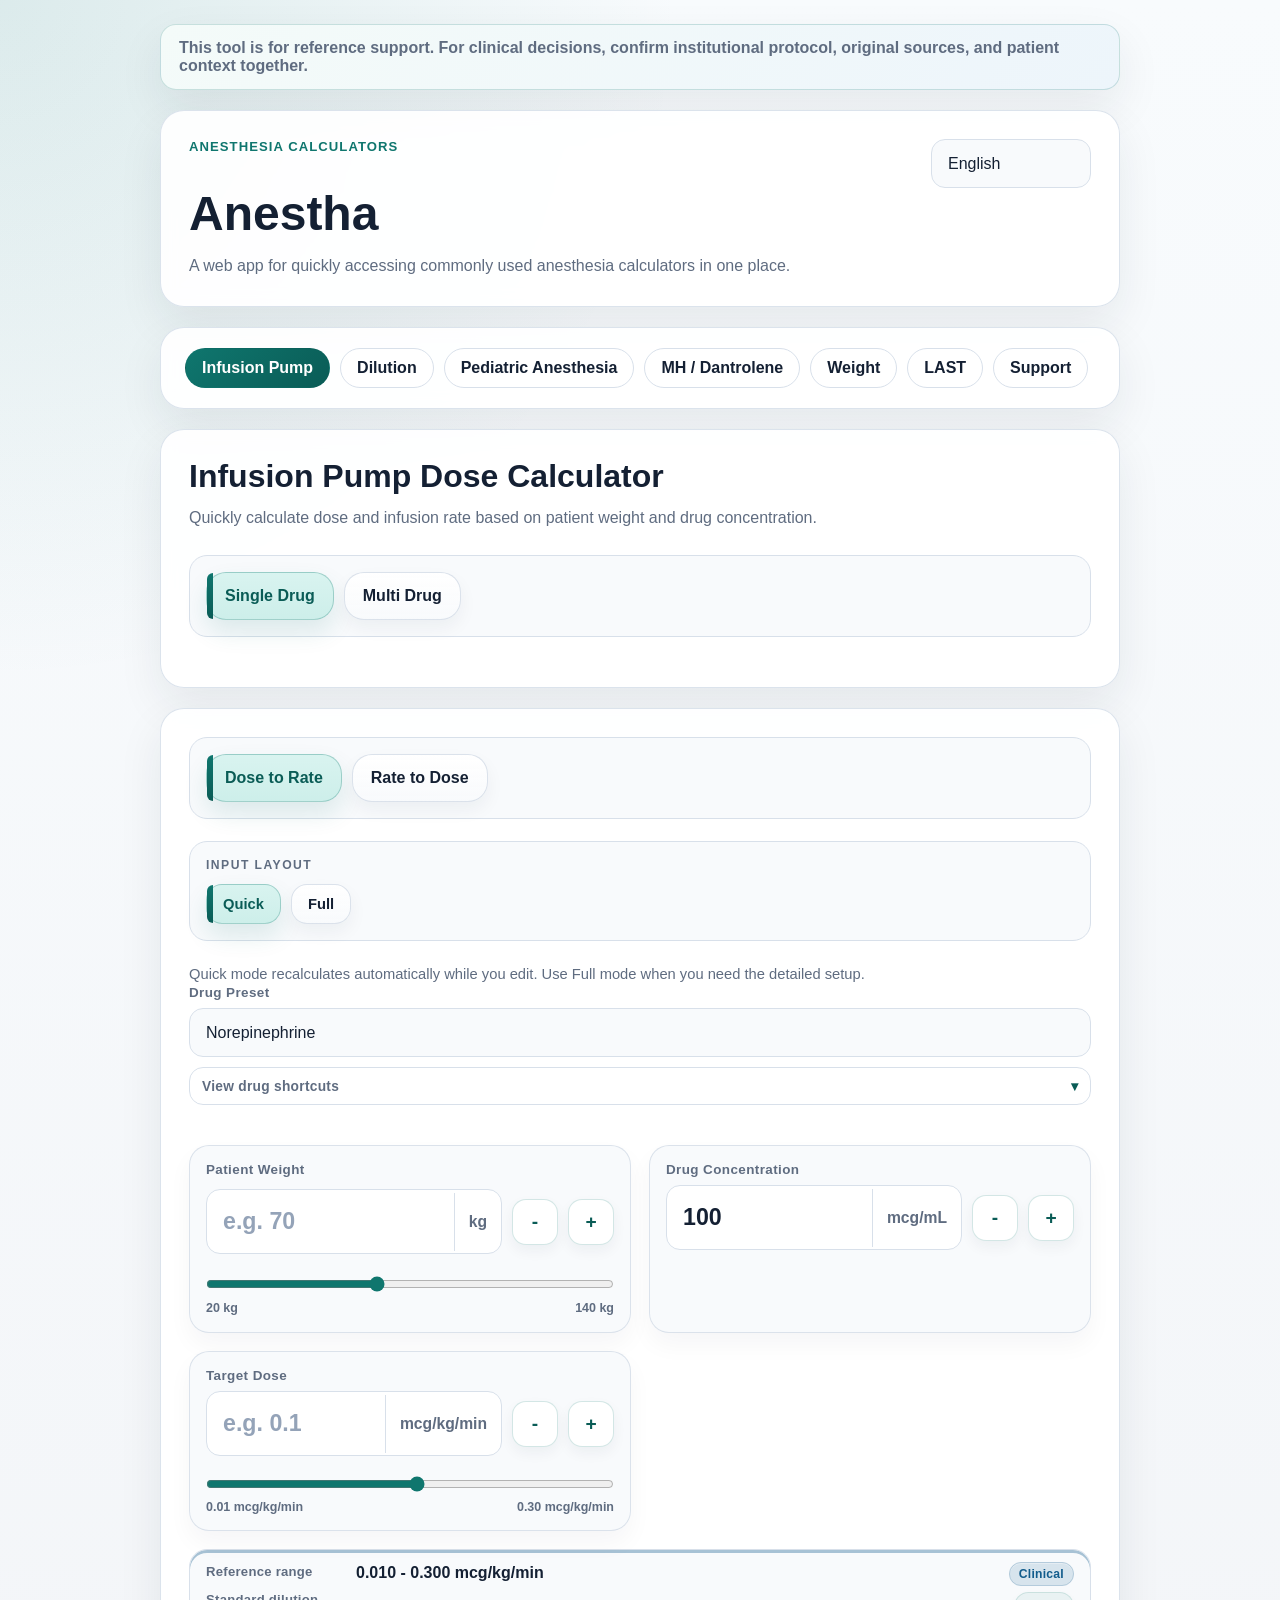
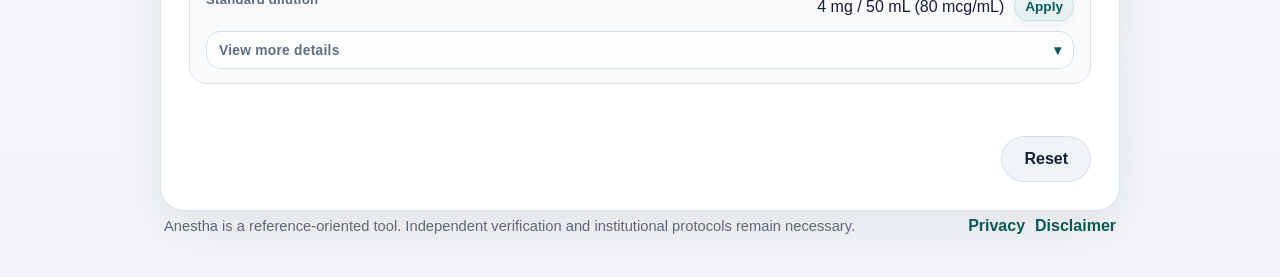
<file: index.html>
<!DOCTYPE html>
<html lang="en">
<head>
  <meta charset="UTF-8">
  <meta name="viewport" content="width=device-width, initial-scale=1.0">
  <title>Anestha</title>
  <link rel="icon" type="image/svg+xml" href="favicon.svg">
  <link rel="apple-touch-icon" href="app-icon.svg">
  <meta name="theme-color" content="#0f766e">
  <meta property="og:title" content="Anestha">
  <meta property="og:description" content="Anesthesia calculators for infusion, dilution, pediatric, and MH quick reference.">
  <meta property="og:type" content="website">
  <meta property="og:image" content="og-image.svg">
  <meta name="twitter:card" content="summary_large_image">
  <meta name="twitter:title" content="Anestha">
  <meta name="twitter:description" content="Anesthesia calculators for infusion, dilution, pediatric, and MH quick reference.">
  <meta name="twitter:image" content="og-image.svg">
  <link rel="stylesheet" href="style.css">
</head>
<body>
  <main class="page">
    <section class="warning-banner" aria-label="중요 고지" data-i18n-aria-label="warning_banner_aria">
      <strong data-i18n="warning_banner_text">이 도구는 참고용입니다. 실제 임상 결정은 기관 프로토콜, 원문 레퍼런스, 환자 상태를 함께 확인해 판단하세요.</strong>
    </section>

    <section class="app-shell">
      <header class="hero">
        <div class="hero-topbar">
          <p class="eyebrow" data-i18n="hero_eyebrow">Anesthesia Calculators</p>
          <div class="language-select-wrap">
            <label class="sr-only" for="language-select">Language</label>
            <div class="select-row language-select-row">
              <select id="language-select" name="language-select" aria-label="Language">
                <option value="en">English</option>
                <option value="ko">Korean</option>
              </select>
            </div>
          </div>
        </div>
        <h1>Anestha</h1>
        <p class="hero-text" data-i18n="hero_text">
          마취과에서 자주 쓰는 계산 도구를 한곳에서 빠르게 확인할 수 있도록 만든 웹앱입니다.
        </p>
      </header>

      <section class="calculator-switcher" aria-label="계산기 선택" data-i18n-aria-label="calculator_switcher_aria">
        <div class="calculator-tabs" role="tablist" aria-label="계산기 목록" data-i18n-aria-label="calculator_tablist_aria">
          <button
            type="button"
            class="calculator-tab is-active"
            id="tab-infusion"
            data-calculator-tab="infusion"
            role="tab"
            aria-selected="true"
            aria-controls="calculator-infusion"
          >
            <span data-i18n="tab_infusion">Infusion Pump</span>
          </button>
          <button
            type="button"
            class="calculator-tab"
            id="tab-vasopressor"
            data-calculator-tab="vasopressor"
            role="tab"
            aria-selected="false"
            aria-controls="calculator-vasopressor"
          >
            <span data-i18n="tab_dilution">Dilution</span>
          </button>
          <button
            type="button"
            class="calculator-tab"
            id="tab-pediatric"
            data-calculator-tab="pediatric"
            role="tab"
            aria-selected="false"
            aria-controls="calculator-pediatric"
          >
            <span data-i18n="tab_pediatric">Pediatric Anesthesia</span>
          </button>
          <button
            type="button"
            class="calculator-tab"
            id="tab-dantrolene"
            data-calculator-tab="dantrolene"
            role="tab"
            aria-selected="false"
            aria-controls="calculator-dantrolene"
          >
            <span data-i18n="tab_dantrolene">MH / Dantrolene</span>
          </button>
          <button
            type="button"
            class="calculator-tab"
            id="tab-weight"
            data-calculator-tab="weight"
            role="tab"
            aria-selected="false"
            aria-controls="calculator-weight"
          >
            <span data-i18n="tab_weight">Weight</span>
          </button>
          <button
            type="button"
            class="calculator-tab"
            id="tab-last"
            data-calculator-tab="last"
            role="tab"
            aria-selected="false"
            aria-controls="calculator-last"
          >
            <span data-i18n="tab_last">LAST</span>
          </button>
          <button
            type="button"
            class="calculator-tab"
            id="tab-support"
            data-calculator-tab="support"
            role="tab"
            aria-selected="false"
            aria-controls="calculator-support"
          >
            <span data-i18n="tab_support">Support</span>
          </button>
        </div>
      </section>

      <section
        id="calculator-infusion"
        class="calculator-view"
        data-calculator-view="infusion"
        role="tabpanel"
        aria-labelledby="tab-infusion"
      >
        <section class="calculator-panel">
          <div class="calculator-heading">
            <h2 data-i18n="infusion_heading">Infusion Pump Dose Calculator</h2>
            <p class="calculator-description" data-i18n="infusion_description">
              환자 체중과 약물 농도를 기준으로 dose와 infusion rate를 빠르게 계산합니다.
            </p>
          </div>

          <div class="mode-selector infusion-submode-selector" role="tablist" aria-label="Infusion multi drug mode" data-i18n-aria-label="infusion_view_aria">
            <div class="mode-options">
              <button
                type="button"
                class="mode-option-button is-active"
                data-infusion-view-tab="single-drug"
                role="tab"
                aria-selected="true"
                aria-controls="infusion-view-single-drug"
              >
                <span data-i18n="single_drug">Single Drug</span>
              </button>
              <button
                type="button"
                class="mode-option-button"
                data-infusion-view-tab="workspace"
                role="tab"
                aria-selected="false"
                aria-controls="infusion-view-workspace"
              >
                <span data-i18n="multi_drug">Multi Drug</span>
              </button>
            </div>
          </div>
        </section>

        <section
          id="infusion-view-single-drug"
          class="infusion-view-panel"
          data-infusion-view-panel="single-drug"
          role="tabpanel"
          aria-labelledby="single-drug"
        >
        <section class="calculator-panel">
          <form id="infusion-form" novalidate>
            <div class="mode-selector infusion-submode-selector" role="tablist" aria-label="Infusion Pump mode" data-i18n-aria-label="infusion_mode_aria">
              <div class="mode-options">
                <button
                  type="button"
                  class="mode-option-button is-active"
                  data-infusion-mode-tab="dose-to-rate"
                  role="tab"
                  aria-selected="true"
                  aria-controls="infusion-mode-dose-to-rate"
                >
                  <span data-i18n="dose_to_rate">Dose -> Infusion Rate</span>
                </button>
                <button
                  type="button"
                  class="mode-option-button"
                  data-infusion-mode-tab="rate-to-dose"
                  role="tab"
                  aria-selected="false"
                  aria-controls="infusion-mode-rate-to-dose"
                >
                  <span data-i18n="rate_to_dose">Infusion Rate -> Dose</span>
                </button>
              </div>
            </div>

            <div class="mode-selector infusion-layout-selector" role="tablist" aria-label="Infusion input layout" data-i18n-aria-label="infusion_layout_aria">
              <p class="mode-title" data-i18n="infusion_layout_title">Input layout</p>
              <div class="mode-options">
                <button
                  type="button"
                  class="mode-option-button mode-option-button-secondary is-active"
                  data-infusion-layout-tab="quick"
                  role="tab"
                  aria-selected="true"
                >
                  <span data-i18n="quick_mode">Quick</span>
                </button>
                <button
                  type="button"
                  class="mode-option-button mode-option-button-secondary"
                  data-infusion-layout-tab="full"
                  role="tab"
                  aria-selected="false"
                >
                  <span data-i18n="full_mode">Full</span>
                </button>
              </div>
            </div>

            <p id="infusion-quick-mode-hint" class="helper-text infusion-quick-hint" data-i18n="infusion_quick_mode_help">
              Quick mode recalculates automatically while you edit. Use Full mode when you want the full form and manual calculate flow.
            </p>

            <div id="infusion-form-stack" class="form-stack">
              <div class="drug-selector">
	                <label class="field">
	                  <span class="field-label" data-i18n="drug_preset">Drug Preset</span>
	                  <div class="select-row">
                    <select id="drug-select" name="drug-select">
                      <option value="norepinephrine">Norepinephrine</option>
                      <option value="epinephrine">Epinephrine</option>
                      <option value="phenylephrine">Phenylephrine</option>
                      <option value="vasopressin">Vasopressin</option>
                      <option value="nitroglycerin">Nitroglycerin</option>
                      <option value="nicardipine">Nicardipine</option>
                      <option value="dopamine">Dopamine</option>
                      <option value="dobutamine">Dobutamine</option>
                      <option value="milrinone">Milrinone</option>
                      <option value="isoproterenol">Isoproterenol</option>
                      <option value="remifentanil">Remifentanil</option>
                      <option value="propofol">Propofol (TIVA)</option>
                      <option value="esmolol">Esmolol</option>
                      <option value="dexmedetomidine">Dexmedetomidine</option>
                      <option value="remimazolam-induction">Remimazolam (GA induction)</option>
                      <option value="remimazolam-maintenance">Remimazolam (GA maintenance)</option>
	                      <option value="custom">Custom drug</option>
	                    </select>
	                  </div>
	                </label>
	                <details id="infusion-shortcuts-disclosure" class="context-disclosure context-disclosure-compact">
	                  <summary class="context-disclosure-summary" data-i18n="view_drug_shortcuts">Drug shortcuts</summary>
	                  <div class="context-disclosure-content">
	                    <div class="quick-drug-actions">
	                      <button type="button" id="favorite-drug-button" class="chip-button chip-button-secondary" data-i18n="add_to_favorites">Add to favorites</button>
	                    </div>
	                    <div class="quick-drug-groups">
	                      <div class="quick-drug-row">
	                        <span class="quick-drug-label" data-i18n="favorites">Favorites</span>
	                        <div id="favorite-drugs" class="quick-drug-list"></div>
	                      </div>
	                      <div class="quick-drug-row">
	                        <span class="quick-drug-label" data-i18n="recent">Recent</span>
	                        <div id="recent-drugs" class="quick-drug-list"></div>
	                      </div>
	                    </div>
	                  </div>
	                </details>
	                <p id="drug-help" class="helper-text" data-i18n="drug_help_default">
	                  Preset drug를 선택하면 기본 농도와 Reference Dosing Table 값이 자동으로 입력됩니다.
	                </p>
	              </div>

              <div id="preset-summary" class="preset-summary">
                <div class="preset-summary-row">
                  <span class="preset-summary-label" data-i18n="reference_range">Reference range</span>
                  <span class="preset-summary-value-row">
                    <strong id="reference-range-text">-</strong>
                    <span id="reference-range-badge"></span>
                  </span>
                </div>
	                <div class="preset-summary-row preset-summary-row-secondary">
	                  <span class="preset-summary-label" data-i18n="use_case">Use case</span>
	                  <span class="preset-summary-value-row">
	                    <span id="reference-use-case-text" class="preset-summary-value">-</span>
                    <span id="reference-use-case-badge"></span>
                  </span>
                </div>
                <div class="preset-summary-row">
                  <span class="preset-summary-label" data-i18n="standard_dilution">Standard dilution</span>
                  <span class="preset-summary-action">
                    <span id="drug-dilution-text" class="preset-summary-value">-</span>
                    <button type="button" id="drug-dilution-button" class="chip-button chip-button-secondary chip-button-small" data-i18n="apply">Apply</button>
                  </span>
                </div>
                <details class="context-disclosure context-disclosure-compact">
                  <summary class="context-disclosure-summary" data-i18n="view_additional_details">View more details</summary>
                  <div class="context-disclosure-content">
                    <div class="preset-summary-row">
                      <span class="preset-summary-label" data-i18n="range_basis">Range basis</span>
                      <span id="reference-range-source-text" class="preset-summary-value">-</span>
                    </div>
                    <div class="preset-summary-row">
                      <span class="preset-summary-label" data-i18n="rationale">Rationale</span>
                      <span id="reference-range-rationale-text" class="preset-summary-value">-</span>
                    </div>
                    <div id="alternate-use-case-row" class="preset-summary-row hidden">
                      <span class="preset-summary-label" data-i18n="other_use_case">Other use case</span>
                      <span id="alternate-use-case-text" class="preset-summary-value">-</span>
                    </div>
                    <div class="preset-summary-row">
                      <span class="preset-summary-label" data-i18n="notes">Notes</span>
                      <span id="drug-notes-text" class="preset-summary-value">-</span>
                    </div>
                    <div class="preset-summary-row">
                      <span class="preset-summary-label" data-i18n="source">Source</span>
                      <span id="drug-source-text" class="preset-summary-value">-</span>
                    </div>
                    <div class="preset-summary-row">
                      <span class="preset-summary-label" data-i18n="last_reviewed">Last reviewed</span>
                      <span id="drug-last-reviewed-text" class="preset-summary-value">-</span>
                    </div>
                  </div>
                </details>
                <details class="context-disclosure">
                  <summary class="context-disclosure-summary" data-i18n="view_reference_interpretation">Reference interpretation</summary>
                  <div class="context-disclosure-content">
                    <p class="reference-note" data-i18n="infusion_reference_note">
                      Reference range는 계산 편의를 위한 preset입니다. Label, Clinical, Study-specific는 서로 다른 맥락의 자료일 수 있으므로 절대적 표준 처방으로 해석하지 말고, 기관 프로토콜과 원문 레퍼런스를 함께 확인해야 합니다.
                    </p>
                  </div>
                </details>
              </div>

              <div id="custom-drug-fields" class="form-grid hidden">
                <label class="field">
                  <span class="field-label" data-i18n="custom_drug_name">Custom Drug Name</span>
                  <div class="input-row">
                    <input id="custom-drug-name" name="custom-drug-name" type="text" placeholder="예: Nicardipine" data-i18n-placeholder="placeholder_custom_drug_name">
                  </div>
                </label>
                <label class="field">
                  <span class="field-label" data-i18n="custom_notes">Custom Notes</span>
                  <div class="input-row">
                    <input id="custom-drug-notes" name="custom-drug-notes" type="text" placeholder="예: 병원 프로토콜에 따라 확인" data-i18n-placeholder="placeholder_custom_notes">
                  </div>
                </label>
              </div>

              <div class="form-grid infusion-primary-grid">
                <label class="field quick-field">
                  <span class="field-label" data-i18n="patient_weight">Patient Weight</span>
                  <div class="quick-input-control-row is-inline-stepper">
                    <div class="input-row">
                      <input id="weight" name="weight" type="number" inputmode="decimal" step="any" placeholder="예: 70" data-i18n-placeholder="placeholder_weight">
                      <span class="unit">kg</span>
                    </div>
                    <div class="quick-stepper-row quick-stepper-row-inline">
                      <button type="button" class="quick-stepper-button" data-infusion-step-target="weight" data-infusion-step-direction="-1" data-i18n-aria-label="decrease_value" aria-label="Decrease value">-</button>
                      <button type="button" class="quick-stepper-button" data-infusion-step-target="weight" data-infusion-step-direction="1" data-i18n-aria-label="increase_value" aria-label="Increase value">+</button>
                    </div>
                  </div>
                  <div id="quick-weight-slider-wrap" class="quick-slider-wrap">
                    <input id="quick-weight-slider" class="quick-slider" type="range" min="20" max="140" step="1" value="70" data-infusion-slider-target="weight">
                    <div class="quick-slider-meta">
                      <span id="quick-weight-slider-min">20 kg</span>
                      <span id="quick-weight-slider-max">140 kg</span>
                    </div>
                  </div>
                </label>

                <label class="field quick-field quick-field-no-slider">
                  <span class="field-label" data-i18n="drug_concentration">Drug Concentration</span>
                  <div class="quick-input-control-row is-inline-stepper">
                    <div class="input-row">
                      <input id="concentration" name="concentration" type="number" inputmode="decimal" step="any" placeholder="예: 100" data-i18n-placeholder="placeholder_concentration">
                      <span id="concentration-unit-label" class="unit">mcg/mL</span>
                    </div>
                    <div class="quick-stepper-row quick-stepper-row-inline">
                      <button type="button" class="quick-stepper-button" data-infusion-step-target="concentration" data-infusion-step-direction="-1" data-i18n-aria-label="decrease_value" aria-label="Decrease value">-</button>
                      <button type="button" class="quick-stepper-button" data-infusion-step-target="concentration" data-infusion-step-direction="1" data-i18n-aria-label="increase_value" aria-label="Increase value">+</button>
                    </div>
                  </div>
                  <div class="quick-field-balance-spacer" aria-hidden="true"></div>
                </label>
              </div>

              <div class="mode-panels">
                <section
                  id="infusion-mode-dose-to-rate"
                  class="submode-panel"
                  data-infusion-mode-panel="dose-to-rate"
                  role="tabpanel"
                  aria-labelledby="dose-to-rate"
                >
                  <div class="form-grid">
                    <label class="field quick-field">
                      <span class="field-label" data-i18n="target_dose">Target Dose</span>
                      <div class="quick-input-control-row is-inline-stepper">
                        <div class="input-row">
                          <input id="target-dose" name="target-dose" type="number" inputmode="decimal" step="any" placeholder="예: 0.1" data-i18n-placeholder="placeholder_target_dose">
                          <span id="dose-unit-label" class="unit">mcg/kg/min</span>
                          <select id="nitroglycerin-dose-view" name="nitroglycerin-dose-view" class="unit-select hidden">
                            <option value="mcg/min">mcg/min</option>
                            <option value="mcg/kg/min">mcg/kg/min</option>
                          </select>
                        </div>
                        <div class="quick-stepper-row quick-stepper-row-inline">
                          <button type="button" class="quick-stepper-button" data-infusion-step-target="targetDose" data-infusion-step-direction="-1" data-i18n-aria-label="decrease_value" aria-label="Decrease value">-</button>
                          <button type="button" class="quick-stepper-button" data-infusion-step-target="targetDose" data-infusion-step-direction="1" data-i18n-aria-label="increase_value" aria-label="Increase value">+</button>
                        </div>
                      </div>
                      <div id="quick-target-dose-slider-wrap" class="quick-slider-wrap">
                        <input id="quick-target-dose-slider" class="quick-slider" type="range" min="0" max="1" step="0.01" value="0.1" data-infusion-slider-target="targetDose">
                        <div class="quick-slider-meta">
                          <span id="quick-target-dose-slider-min">-</span>
                          <span id="quick-target-dose-slider-max">-</span>
                        </div>
                      </div>
                      <p id="nitroglycerin-dose-view-help" class="helper-text hidden" data-i18n="nitroglycerin_unit_help">
                        Nitroglycerin keeps the label-style default in mcg/min. Weight-based view is available for clinical convenience.
                      </p>
                    </label>
                  </div>
                </section>

                <section
                  id="infusion-mode-rate-to-dose"
                  class="submode-panel hidden"
                  data-infusion-mode-panel="rate-to-dose"
                  role="tabpanel"
                  aria-labelledby="rate-to-dose"
                >
                  <div class="form-grid">
                    <label class="field quick-field">
                      <span class="field-label" data-i18n="pump_rate">Pump Rate</span>
                      <div class="quick-input-control-row is-inline-stepper">
                        <div class="input-row">
                          <input id="pump-rate" name="pump-rate" type="number" inputmode="decimal" step="any" placeholder="예: 4.5" data-i18n-placeholder="placeholder_pump_rate">
                          <span class="unit">mL/hr</span>
                        </div>
                        <div class="quick-stepper-row quick-stepper-row-inline">
                          <button type="button" class="quick-stepper-button" data-infusion-step-target="pumpRate" data-infusion-step-direction="-1" data-i18n-aria-label="decrease_value" aria-label="Decrease value">-</button>
                          <button type="button" class="quick-stepper-button" data-infusion-step-target="pumpRate" data-infusion-step-direction="1" data-i18n-aria-label="increase_value" aria-label="Increase value">+</button>
                        </div>
                      </div>
                      <div id="quick-pump-rate-slider-wrap" class="quick-slider-wrap">
                        <input id="quick-pump-rate-slider" class="quick-slider" type="range" min="0" max="20" step="0.1" value="1" data-infusion-slider-target="pumpRate">
                        <div class="quick-slider-meta">
                          <span id="quick-pump-rate-slider-min">-</span>
                          <span id="quick-pump-rate-slider-max">-</span>
                        </div>
                      </div>
                    </label>
                  </div>
                </section>

                <section
                  id="infusion-mode-reference-table"
                  class="submode-panel hidden"
                  data-infusion-mode-panel="reference-table"
                  role="tabpanel"
                  aria-labelledby="reference-table"
                >
                  <div class="form-grid">
                    <label class="field field-full">
                      <span class="field-label" data-i18n="reference_dose_list">Reference Dose List</span>
                      <div class="input-row">
                        <input id="reference-dose-list" name="reference-dose-list" type="text" placeholder="예: 0.02, 0.05, 0.1, 0.2, 0.3" data-i18n-placeholder="placeholder_reference_dose_list">
                      </div>
                    </label>
                  </div>
                  <p class="helper-text" data-i18n="reference_dose_list_help">
                    쉼표로 구분해 dose 값을 입력하세요. 이 값들은 참고용이며 병원별 관행에 따라 달라질 수 있습니다.
                  </p>
                </section>
              </div>

              <section id="quick-result-preview" class="quick-result-preview hidden" aria-live="polite">
                <div class="result-label-row">
                  <p id="quick-result-label" class="result-label" data-i18n="quick_live_result">Live result</p>
                  <span id="quick-result-badge"></span>
                </div>
                <p id="quick-result-context" class="quick-result-context">-</p>
                <h2 id="quick-primary-result">0.00 mL/hr</h2>
                <div class="pump-setting quick-result-secondary">
                  <p id="quick-secondary-result-label" class="pump-setting-label" data-i18n="supporting_information">Supporting information</p>
                  <p id="quick-secondary-result" class="pump-setting-range">-</p>
                </div>
                <p id="quick-concentration-result" class="concentration-result"></p>
              </section>
            </div>

            <p id="error-message" class="error-message" role="alert" aria-live="polite"></p>

            <div id="infusion-actions" class="actions">
              <button id="calculate-button" type="submit" class="btn btn-primary" data-i18n="calculate">Calculate</button>
              <button type="button" id="reset-button" class="btn btn-secondary" data-i18n="reset">Reset</button>
            </div>
          </form>
        </section>

        <section id="result-card" class="result-card hidden" aria-live="polite">
          <div class="result-label-row">
            <p id="result-label" class="result-label" data-i18n="result_label_calc">Calculation Result</p>
            <span id="result-range-badge"></span>
          </div>
          <div class="result-label-row result-use-case-row">
            <p id="result-use-case-text" class="result-use-case-text">-</p>
            <span id="result-use-case-badge"></span>
          </div>
          <h2 id="primary-result">0.00 mL/hr</h2>
          <div class="pump-setting">
            <p id="secondary-result-label" class="pump-setting-label" data-i18n="supporting_information">Supporting information</p>
            <p id="secondary-result" class="pump-setting-range">-</p>
          </div>
          <p id="concentration-result" class="concentration-result"></p>

          <details class="context-disclosure">
            <summary class="context-disclosure-summary" data-i18n="view_calculation_details">View calculation details</summary>
            <div class="context-disclosure-content">
              <p id="concentration-explanation" class="helper-text"></p>
              <p id="rate-explanation" class="helper-text"></p>
            </div>
          </details>

	          <div class="reference-panel">
	            <details id="infusion-references-disclosure" class="context-disclosure context-disclosure-compact" open>
	              <summary class="context-disclosure-summary" data-i18n="view_references_and_verification">References and verification</summary>
	              <div class="context-disclosure-content">
	                <p class="preset-summary-label" data-i18n="references">References</p>
	                <ul id="infusion-reference-list" class="reference-list"></ul>
	                <details class="context-disclosure context-disclosure-compact">
	                  <summary class="context-disclosure-summary" data-i18n="view_reference_checklist">How to verify references</summary>
	                  <div class="context-disclosure-content">
	                    <p class="helper-text" data-i18n="current_references_verified">You can open each reference link and review the original source directly.</p>
	                    <p class="helper-text" data-i18n="reference_years_note">Source year refers to the original document year when available, while Last reviewed is the date this app rechecked the link.</p>
	                    <p class="reference-note" data-i18n="infusion_reference_note">
	                      Label은 허가사항 기반 자료이고, Clinical과 Study-specific은 마취 관행 또는 특정 연구 상황을 요약한 자료입니다. 앱이 제시하는 범위는 절대적 표준 처방이 아니라 참고값이므로, 실제 사용 전 기관 프로토콜과 원문 레퍼런스를 함께 확인해야 합니다.
	                    </p>
	                  </div>
	                </details>
	              </div>
	            </details>
	          </div>

          <div id="reference-table-card" class="reference-table-card hidden">
            <div class="reference-table-header">
              <div>
                <p class="result-label" data-i18n="reference_dosing_table">Reference Dosing Table</p>
                <p id="reference-table-caption" class="helper-text">-</p>
              </div>
            </div>
            <div class="reference-table-wrap">
              <table class="reference-table">
                <thead>
                  <tr>
                    <th scope="col" data-i18n="dose">Dose</th>
                    <th scope="col" data-i18n="infusion_rate">Infusion Rate</th>
                  </tr>
                </thead>
                <tbody id="reference-table-body"></tbody>
              </table>
            </div>
            <details class="context-disclosure context-disclosure-compact">
              <summary class="context-disclosure-summary" data-i18n="view_reference_table_note">Reference table note</summary>
              <div class="context-disclosure-content">
                <p class="reference-note">
                  <span data-i18n="reference_table_info_only">Reference Dosing Table is informational only. Verify with institutional protocols.</span>
                </p>
              </div>
            </details>
          </div>

          <p id="result-warning" class="result-warning">
            계산 결과는 참고용입니다. 실제 사용 전 반드시 별도로 검증해야 합니다.
          </p>
        </section>
        </section>

        <section
          id="infusion-view-workspace"
          class="infusion-view-panel hidden"
          data-infusion-view-panel="workspace"
          role="tabpanel"
          aria-labelledby="workspace"
        >
        <section class="calculator-panel">
          <div class="calculator-heading">
            <p class="calculator-kicker" data-i18n="workflow_preview">Workflow Preview</p>
            <h2 data-i18n="multi_drug_heading">Multi Drug Infusion</h2>
            <p class="calculator-description" data-i18n="multi_drug_description">
              한 환자에서 여러 infusion drug를 같은 화면에 쌓아 보는 multi-drug 화면입니다. 각 card는 shared weight를 사용할 수 있지만 계산은 서로 독립적으로 수행됩니다.
            </p>
            <details class="context-disclosure context-disclosure-compact">
              <summary class="context-disclosure-summary" data-i18n="view_multi_drug_caution">Multi Drug caution</summary>
              <div class="context-disclosure-content">
                <p class="reference-note" data-i18n="multi_drug_note">
                  Multi Drug cards do not assess drug-drug interactions, compatibility, or combined clinical effects.
                </p>
              </div>
            </details>
          </div>

		          <div class="workspace-toolbar">
		            <div class="mode-selector workspace-layout-selector" role="tablist" aria-label="Multi Drug layout mode" data-i18n-aria-label="workspace_layout_aria">
	              <p class="mode-title" data-i18n="workspace_layout_title">Layout</p>
	              <div class="mode-options">
                <button
                  type="button"
                  class="mode-option-button is-active"
                  data-workspace-layout-tab="quick"
                  role="tab"
                  aria-selected="true"
                >
                  <span data-i18n="quick_mode">Quick</span>
                </button>
                <button
                  type="button"
                  class="mode-option-button"
                  data-workspace-layout-tab="full"
                  role="tab"
                  aria-selected="false"
	                >
		                  <span data-i18n="full_mode">Full</span>
		                </button>
		              </div>
		            </div>

		            <label class="field">
		              <span class="field-label" data-i18n="shared_patient_weight">Shared Patient Weight</span>
		              <div class="workspace-input-control-row is-inline-stepper">
		                <div class="input-row">
		                  <input id="workspace-shared-weight" name="workspace-shared-weight" type="number" inputmode="decimal" step="any" placeholder="예: 70" data-i18n-placeholder="placeholder_weight">
		                  <span class="unit">kg</span>
		                </div>
		                <div class="workspace-shared-stepper-row workspace-stepper-row-inline">
		                  <button type="button" class="workspace-stepper-button" data-workspace-shared-step="-1" data-i18n-aria-label="decrease_value" aria-label="Decrease value">-</button>
		                  <button type="button" class="workspace-stepper-button" data-workspace-shared-step="1" data-i18n-aria-label="increase_value" aria-label="Increase value">+</button>
		                </div>
		              </div>
		            </label>

		            <div class="workspace-toolbar-actions">
		              <button type="button" id="workspace-add-card-button" class="btn btn-secondary" data-i18n="add_drug">+ Add drug</button>
		            </div>
	          </div>

          <p id="workspace-quick-mode-hint" class="helper-text workspace-quick-hint" data-i18n="workspace_quick_mode_help">
            Quick에서는 카드 조작을 우선으로 보여주고, Full에서는 템플릿/근거 정보를 더 자세히 봅니다.
          </p>

          <details id="workspace-template-disclosure" class="context-disclosure context-disclosure-compact workspace-template-disclosure">
            <summary class="context-disclosure-summary" data-i18n="view_workspace_templates">View template controls</summary>
            <div class="context-disclosure-content">
              <div class="workspace-toolbar">
                <label class="field">
                  <span class="field-label" data-i18n="template_name">Template Name</span>
                  <div class="input-row">
                    <input id="workspace-template-name" name="workspace-template-name" type="text" placeholder="예: Open Heart Surgery" data-i18n-placeholder="placeholder_template_name">
                  </div>
                </label>

                <label class="field">
                  <span class="field-label" data-i18n="template_note_optional">Note / Use Case (optional)</span>
                  <div class="input-row">
                    <input id="workspace-template-note" name="workspace-template-note" type="text" placeholder="예: Routine TIVA 셋업" data-i18n-placeholder="placeholder_template_note">
                  </div>
                </label>

                <label class="field">
                  <span class="field-label" data-i18n="saved_templates">Saved Templates</span>
                  <div class="select-row">
                    <select id="workspace-template-select" name="workspace-template-select">
                      <option value="" data-i18n="no_saved_templates">No saved templates</option>
                    </select>
                  </div>
                </label>

                <div class="quick-drug-actions">
                  <button type="button" id="workspace-load-template-button" class="btn btn-secondary" data-i18n="load_template">Load template</button>
                  <button type="button" id="workspace-save-template-button" class="btn btn-secondary" data-i18n="save_current_setup">Save current setup</button>
                  <button type="button" id="workspace-delete-template-button" class="btn btn-secondary" data-i18n="delete_template">Delete template</button>
                </div>
              </div>
            </div>
          </details>

          <p id="workspace-help" class="helper-text" data-i18n="workspace_help">
            Shared weight를 입력하면 각 multi-drug card의 target dose와 Reference Dosing Table이 같은 환자 기준으로 계산됩니다.
          </p>

          <div id="workspace-card-list" class="workspace-card-list" aria-live="polite"></div>
	        </section>
	        </section>
	      </section>

      <section
        id="calculator-pediatric"
        class="calculator-view hidden"
        data-calculator-view="pediatric"
        role="tabpanel"
        aria-labelledby="tab-pediatric"
      >
        <section class="calculator-panel">
          <div class="calculator-heading">
            <h2 data-i18n="pediatric_heading">Pediatric Calculator</h2>
            <p class="calculator-description" data-i18n="pediatric_description">
              소아 약물 용량, emergency drug quick reference, airway / ETT reference를 한곳에서 빠르게 확인합니다.
            </p>
          </div>

          <form id="pediatric-form" novalidate>
            <div class="mode-selector infusion-submode-selector" role="tablist" aria-label="Pediatric mode" data-i18n-aria-label="pediatric_mode_aria">
              <p class="mode-title" data-i18n="pediatric_mode">Pediatric Mode</p>
              <div class="mode-options">
                <button
                  type="button"
                  class="mode-option-button is-active"
                  data-pediatric-mode-tab="dosing"
                  role="tab"
                  aria-selected="true"
                  aria-controls="pediatric-mode-dosing"
                >
                  <span data-i18n="dosing">Dosing</span>
                </button>
                <button
                  type="button"
                  class="mode-option-button"
                  data-pediatric-mode-tab="airway"
                  role="tab"
                  aria-selected="false"
                  aria-controls="pediatric-mode-airway"
                >
                  <span data-i18n="airway_ett">Airway / ETT</span>
                </button>
                <button
                  type="button"
                  class="mode-option-button"
                  data-pediatric-mode-tab="emergency"
                  role="tab"
                  aria-selected="false"
                  aria-controls="pediatric-mode-emergency"
                >
                  <span data-i18n="emergency_quick_ref">Emergency</span>
                </button>
              </div>
            </div>

            <div class="mode-panels">
              <section id="pediatric-mode-dosing" class="form-stack" data-pediatric-mode-panel="dosing">
              <div class="drug-selector">
                <label class="field">
                  <span class="field-label" data-i18n="drug_preset">Drug Preset</span>
                  <div class="select-row">
                    <select id="pediatric-drug-select" name="pediatric-drug-select">
                      <option value="fentanyl">Fentanyl</option>
                      <option value="rocuronium">Rocuronium</option>
                      <option value="sugammadex">Sugammadex</option>
                      <option value="neostigmine">Neostigmine</option>
                      <option value="pyridostigmine">Pyridostigmine</option>
                      <option value="propofol">Propofol</option>
                      <option value="ketamine">Ketamine</option>
                      <option value="thiopental">Thiopental</option>
                      <option value="atropine">Atropine</option>
                      <option value="ondansetron">Ondansetron</option>
                      <option value="dexamethasone">Dexamethasone</option>
                      <option value="custom">Custom drug</option>
                    </select>
                  </div>
                </label>
                <p id="pediatric-drug-help" class="helper-text" data-i18n="pediatric_drug_help_default">
                  Pediatric preset drug를 선택하면 권장 bolus dose range와 예시 농도가 표시됩니다.
                </p>
                <div class="quick-drug-actions">
                  <button type="button" id="pediatric-toggle-unverified-button" class="chip-button chip-button-secondary">
                    <span data-i18n="show_unverified_presets">Show unverified presets</span>
                  </button>
                </div>
              </div>

              <div id="pediatric-custom-fields" class="form-grid hidden">
                <label class="field">
                  <span class="field-label" data-i18n="custom_drug_name">Custom Drug Name</span>
                  <div class="input-row">
                    <input id="pediatric-custom-drug-name" name="pediatric-custom-drug-name" type="text" placeholder="예: Glycopyrrolate" data-i18n-placeholder="placeholder_pediatric_custom_drug_name">
                  </div>
                </label>

                <label class="field">
                  <span class="field-label" data-i18n="custom_notes">Custom Notes</span>
                  <div class="input-row">
                    <input id="pediatric-custom-drug-notes" name="pediatric-custom-drug-notes" type="text" placeholder="예: 병원 프로토콜 기준 참고" data-i18n-placeholder="placeholder_custom_notes">
                  </div>
                </label>

                <label class="field">
                  <span class="field-label" data-i18n="min_dose_per_kg">Min Dose per kg</span>
                  <div class="input-row">
                    <input id="pediatric-min-dose-per-kg" name="pediatric-min-dose-per-kg" type="number" inputmode="decimal" step="any" placeholder="예: 0.01">
                  </div>
                </label>

                <label class="field">
                  <span class="field-label" data-i18n="max_dose_per_kg">Max Dose per kg</span>
                  <div class="input-row">
                    <input id="pediatric-max-dose-per-kg" name="pediatric-max-dose-per-kg" type="number" inputmode="decimal" step="any" placeholder="예: 0.02">
                  </div>
                </label>

                <label class="field">
                  <span class="field-label" data-i18n="dose_unit">Dose Unit</span>
                  <div class="select-row">
                    <select id="pediatric-dose-unit" name="pediatric-dose-unit">
                      <option value="mg/kg">mg/kg</option>
                      <option value="mcg/kg">mcg/kg</option>
                    </select>
                  </div>
                </label>

                <label class="field">
                  <span class="field-label" data-i18n="concentration_unit">Concentration Unit</span>
                  <div class="select-row">
                    <select id="pediatric-concentration-unit" name="pediatric-concentration-unit">
                      <option value="mg/mL">mg/mL</option>
                      <option value="mcg/mL">mcg/mL</option>
                    </select>
                  </div>
                </label>

                <label class="field">
                  <span class="field-label" data-i18n="optional_max_total_dose">Optional Max Total Dose</span>
                  <div class="input-row">
                    <input id="pediatric-max-total-dose" name="pediatric-max-total-dose" type="number" inputmode="decimal" step="any" placeholder="예: 4">
                  </div>
                </label>

                <div class="quick-drug-actions">
                  <button type="button" id="pediatric-save-custom-button" class="chip-button chip-button-secondary" data-i18n="save_custom_drug">Save custom drug</button>
                  <button type="button" id="pediatric-delete-custom-button" class="chip-button chip-button-secondary hidden" data-i18n="delete_saved_drug">Delete saved drug</button>
                </div>
                <p id="pediatric-custom-save-help" class="helper-text">
                  <span data-i18n="save_custom_drug_help">Save custom drug를 누르면 현재 입력값이 로컬에 저장됩니다.</span>
                </p>
              </div>

              <div id="pediatric-preset-summary" class="preset-summary">
                <div class="preset-summary-row">
                  <span class="preset-summary-label" data-i18n="recommended_range">Recommended range</span>
                  <strong id="pediatric-range-text">-</strong>
                </div>
                <div class="preset-summary-row">
                  <span class="preset-summary-label" data-i18n="concentration">Concentration</span>
                  <span id="pediatric-concentration-text" class="preset-summary-value">-</span>
                </div>
                <div class="preset-summary-row">
                  <span class="preset-summary-label" data-i18n="verification">Verification</span>
                  <span id="pediatric-verification-text" class="preset-summary-value">-</span>
                </div>
                <details class="context-disclosure context-disclosure-compact">
                  <summary class="context-disclosure-summary" data-i18n="view_additional_details">View more details</summary>
                  <div class="context-disclosure-content">
                    <div class="preset-summary-row">
                      <span class="preset-summary-label" data-i18n="age_specific_note">Age-specific note</span>
                      <span id="pediatric-age-note-text" class="preset-summary-value">-</span>
                    </div>
                    <div class="preset-summary-row">
                      <span class="preset-summary-label" data-i18n="notes">Notes</span>
                      <span id="pediatric-notes-text" class="preset-summary-value">-</span>
                    </div>
                  </div>
                </details>
                <details class="context-disclosure context-disclosure-compact">
                  <summary class="context-disclosure-summary" data-i18n="view_pediatric_caution">Pediatric caution</summary>
                  <div class="context-disclosure-content">
                    <p class="reference-note" data-i18n="pediatric_reference_note">
                      Pediatric dosing presets are examples only. Verify with institutional protocols and current references.
                    </p>
                  </div>
                </details>
              </div>

              <div class="form-grid">
                <label class="field">
                  <span class="field-label" data-i18n="patient_weight">Patient Weight</span>
                  <div class="input-row">
                    <input id="pediatric-weight" name="pediatric-weight" type="number" inputmode="decimal" step="any" placeholder="예: 12" data-i18n-placeholder="placeholder_pediatric_weight">
                    <span class="unit">kg</span>
                  </div>
                </label>

                <label class="field">
                  <span class="field-label" data-i18n="age_group">Age Group</span>
                  <div class="select-row">
                    <select id="pediatric-age-group" name="pediatric-age-group">
                      <option value="neonate">Neonate</option>
                      <option value="infant">Infant</option>
                      <option value="child" selected>Child</option>
                      <option value="adolescent">Adolescent</option>
                    </select>
                  </div>
                </label>

                <label class="field">
                  <span class="field-label" data-i18n="drug_concentration">Drug Concentration</span>
                  <div class="input-row">
                    <input id="pediatric-concentration" name="pediatric-concentration" type="number" inputmode="decimal" step="any" placeholder="예: 50" data-i18n-placeholder="placeholder_pediatric_concentration">
                    <span id="pediatric-concentration-unit-label" class="unit">mcg/mL</span>
                  </div>
                </label>
              </div>

              <details class="context-disclosure context-disclosure-compact">
                <summary class="context-disclosure-summary" data-i18n="view_age_adjustment_caution">Age adjustment caution</summary>
                <div class="context-disclosure-content">
                  <p id="pediatric-age-warning" class="reference-note">
                    Weight-based estimate only. Neonates, infants, and selected drugs may require age-specific adjustment.
                  </p>
                </div>
              </details>
              </section>

              <section id="pediatric-mode-airway" class="form-stack hidden" data-pediatric-mode-panel="airway">
                <div class="preset-summary">
                  <div class="preset-summary-row">
                    <span class="preset-summary-label" data-i18n="reference_guides">Reference guides</span>
                    <strong data-i18n="equipment_selection_support">Equipment selection support</strong>
                  </div>
                  <div class="preset-summary-row">
                    <span class="preset-summary-label">ETT</span>
                    <span class="preset-summary-value" data-i18n="ett_age_based_size_depth">Age-based size and oral depth estimate</span>
                  </div>
                  <div class="preset-summary-row">
                    <span class="preset-summary-label" data-i18n="other_airway_tools">Other airway tools</span>
                    <span class="preset-summary-value" data-i18n="airway_tools_reference_guides">Supraglottic, oral airway, nasal airway, laryngoscope, face mask reference guides</span>
                  </div>
                  <details class="context-disclosure context-disclosure-compact">
                    <summary class="context-disclosure-summary" data-i18n="view_airway_caution">Airway caution</summary>
                    <div class="context-disclosure-content">
                      <p class="reference-note">
                        <span data-i18n="airway_equipment_reference_note">Airway equipment guidance is for reference only. Verify fit, anatomy, device availability, and local practice.</span>
                      </p>
                    </div>
                  </details>
                </div>

                <div class="form-grid">
                  <label class="field">
                    <span class="field-label" data-i18n="age">Age</span>
                    <div class="input-row">
                      <input id="pediatric-airway-age-years" name="pediatric-airway-age-years" type="number" inputmode="decimal" step="any" placeholder="예: 4">
                      <span class="unit">yr</span>
                    </div>
                  </label>

                  <label class="field">
                    <span class="field-label" data-i18n="weight_optional">Weight (optional)</span>
                    <div class="input-row">
                      <input id="pediatric-airway-weight" name="pediatric-airway-weight" type="number" inputmode="decimal" step="any" placeholder="예: 16">
                      <span class="unit">kg</span>
                    </div>
                  </label>

                  <label class="field">
                    <span class="field-label" data-i18n="device_category">Device Category</span>
                    <div class="select-row">
                      <select id="pediatric-airway-device-category" name="pediatric-airway-device-category">
                        <option value="ett">ETT</option>
                        <option value="supraglottic">Supraglottic Airway</option>
                        <option value="oral-airway">Oral Airway</option>
                        <option value="nasal-airway">Nasal Airway</option>
                        <option value="laryngoscope">Laryngoscope</option>
                        <option value="face-mask">Face Mask</option>
                      </select>
                    </div>
                  </label>

                  <label id="pediatric-airway-device-model-field" class="field hidden">
                    <span class="field-label" data-i18n="device_model">Device Model</span>
                    <div class="select-row">
                      <select id="pediatric-airway-device-model" name="pediatric-airway-device-model">
                        <option value="i-gel">i-gel</option>
                        <option value="lma-supreme">LMA Supreme</option>
                      </select>
                    </div>
                  </label>
                </div>

                <details class="context-disclosure context-disclosure-compact">
                  <summary class="context-disclosure-summary" data-i18n="view_airway_device_note">Device selection note</summary>
                  <div class="context-disclosure-content">
                    <p id="pediatric-airway-warning" class="reference-note">
                      <span data-i18n="airway_device_select_note">Select an airway device type to see the matching guide. Confirm anatomy, fit, and clinical position before use.</span>
                    </p>
                  </div>
                </details>
              </section>

              <section id="pediatric-mode-emergency" class="form-stack hidden" data-pediatric-mode-panel="emergency">
                <div class="preset-summary">
                  <div class="preset-summary-row">
                    <span class="preset-summary-label" data-i18n="reference_guides">Reference guides</span>
                    <strong data-i18n="pediatric_emergency_summary_title">Core PALS drug quick reference</strong>
                  </div>
                  <div class="preset-summary-row">
                    <span class="preset-summary-label" data-i18n="included_drugs">Included drugs</span>
                    <span class="preset-summary-value" data-i18n="pediatric_emergency_drug_list">Epinephrine, Atropine, Adenosine, Amiodarone, Lidocaine</span>
                  </div>
                  <div class="preset-summary-row">
                    <span class="preset-summary-label" data-i18n="scope">Scope</span>
                    <span class="preset-summary-value" data-i18n="pediatric_emergency_scope_text">Weight-based core code doses from official PALS algorithms; not a full resuscitation workflow.</span>
                  </div>
                  <details class="context-disclosure context-disclosure-compact">
                    <summary class="context-disclosure-summary" data-i18n="view_emergency_caution">Emergency caution</summary>
                    <div class="context-disclosure-content">
                      <p class="reference-note" data-i18n="pediatric_emergency_note">
                        This quick reference does not replace rhythm recognition, cardioversion/defibrillation steps, airway decisions, or institutional emergency protocols.
                      </p>
                    </div>
                  </details>
                </div>

                <div class="form-grid">
                  <label class="field">
                    <span class="field-label" data-i18n="patient_weight">Patient Weight</span>
                    <div class="input-row">
                      <input id="pediatric-emergency-weight" name="pediatric-emergency-weight" type="number" inputmode="decimal" step="any" placeholder="예: 12" data-i18n-placeholder="placeholder_pediatric_weight">
                      <span class="unit">kg</span>
                    </div>
                  </label>
                </div>
              </section>
            </div>

            <p id="pediatric-error-message" class="error-message" role="alert" aria-live="polite"></p>

            <div class="actions">
              <button type="submit" class="btn btn-primary" data-i18n="calculate">Calculate</button>
              <button type="button" id="pediatric-reset-button" class="btn btn-secondary" data-i18n="reset">Reset</button>
            </div>
          </form>
        </section>

        <section id="pediatric-result-card" class="result-card hidden" aria-live="polite">
          <p id="pediatric-result-label" class="result-label" data-i18n="pediatric_dosing_result">Pediatric Dosing Result</p>
          <h2 id="pediatric-primary-result">0.00 - 0.00</h2>
          <div class="pump-setting">
            <p id="pediatric-secondary-result-label" class="pump-setting-label" data-i18n="calculated_dose_range">Calculated dose range</p>
            <p id="pediatric-secondary-result" class="pump-setting-range">-</p>
          </div>
          <p id="pediatric-concentration-result" class="concentration-result"></p>

          <div class="calculation-details">
            <h3 data-i18n="calculation_details">Calculation Details</h3>
            <p id="pediatric-dose-explanation"></p>
            <p id="pediatric-volume-explanation"></p>
          </div>

          <div class="reference-panel">
            <p class="preset-summary-label" data-i18n="references">References</p>
            <ul id="pediatric-dose-reference-list" class="reference-list"></ul>
            <details class="context-disclosure context-disclosure-compact">
              <summary class="context-disclosure-summary" data-i18n="view_reference_checklist">How to verify references</summary>
              <div class="context-disclosure-content">
                <p class="helper-text" data-i18n="pediatric_dosing_audit_note">Pediatric dosing presets are reference-only. Verify with your institutional protocol and current sources before use.</p>
                <p class="helper-text" data-i18n="reference_years_note">Source year refers to the original document year when available, while Last reviewed is the date this app rechecked the link.</p>
              </div>
            </details>
          </div>

          <p id="pediatric-result-warning" class="result-warning" data-i18n="pediatric_result_warning_default">
            Pediatric dosing examples are for reference only. Verify before clinical use.
          </p>
        </section>

        <section id="pediatric-airway-result-card" class="result-card hidden" aria-live="polite">
          <p class="result-label" data-i18n="pediatric_airway_result">Pediatric Airway / ETT Result</p>
          <h2 id="pediatric-airway-primary-result">-</h2>
          <div class="pump-setting">
            <p id="pediatric-airway-secondary-label" class="pump-setting-label" data-i18n="estimated_oral_depth">Estimated oral depth (from lip)</p>
            <p id="pediatric-airway-secondary-result" class="pump-setting-range">-</p>
          </div>
          <p id="pediatric-airway-context" class="concentration-result"></p>
          <p id="pediatric-airway-device-result" class="concentration-result"></p>

          <details class="context-disclosure">
            <summary class="context-disclosure-summary" data-i18n="view_airway_calculation_details">View size and depth note</summary>
            <div class="context-disclosure-content">
              <p id="pediatric-airway-size-explanation" class="helper-text"></p>
              <p id="pediatric-airway-depth-explanation" class="helper-text"></p>
            </div>
          </details>

          <div class="reference-panel">
            <p class="preset-summary-label" data-i18n="references">References</p>
            <ul id="pediatric-airway-reference-list" class="reference-list"></ul>
            <details class="context-disclosure context-disclosure-compact">
              <summary class="context-disclosure-summary" data-i18n="view_reference_checklist">How to verify references</summary>
              <div class="context-disclosure-content">
                <p class="helper-text" data-i18n="pediatric_airway_audit_note">Pediatric airway/ETT values are estimate references only. Always confirm size, depth, leak, and position clinically.</p>
                <p class="helper-text" data-i18n="reference_years_note">Source year refers to the original document year when available, while Last reviewed is the date this app rechecked the link.</p>
              </div>
            </details>
          </div>

          <p id="pediatric-airway-result-warning" class="result-warning">
            Airway estimates are reference formulas only. Confirm tube fit, leak, depth, and position clinically.
          </p>
        </section>

        <section id="pediatric-emergency-result-card" class="result-card hidden" aria-live="polite">
          <p class="result-label" data-i18n="pediatric_emergency_result">Pediatric Emergency Quick Reference</p>
          <h2 id="pediatric-emergency-primary-result">-</h2>
          <p id="pediatric-emergency-context" class="concentration-result"></p>

          <div id="pediatric-emergency-dose-grid" class="result-summary-grid emergency-dose-grid"></div>

          <div class="reference-panel">
            <p class="preset-summary-label" data-i18n="references">References</p>
            <ul id="pediatric-emergency-reference-list" class="reference-list"></ul>
            <details class="context-disclosure context-disclosure-compact">
              <summary class="context-disclosure-summary" data-i18n="view_reference_checklist">How to verify references</summary>
              <div class="context-disclosure-content">
                <p class="helper-text" data-i18n="pediatric_emergency_audit_note">Emergency quick-reference values summarize official PALS algorithm doses only. Always confirm route, concentration, rhythm context, and local emergency workflow before use.</p>
                <p class="helper-text" data-i18n="reference_years_note">Source year refers to the original document year when available, while Last reviewed is the date this app rechecked the link.</p>
              </div>
            </details>
          </div>

          <p id="pediatric-emergency-result-warning" class="result-warning" data-i18n="pediatric_emergency_warning_default">
            Emergency quick-reference values are reference-only. Verify the full algorithm, route, concentration, and institutional protocol before clinical use.
          </p>
        </section>
      </section>

      <section
        id="calculator-dantrolene"
        class="calculator-view hidden"
        data-calculator-view="dantrolene"
        role="tabpanel"
        aria-labelledby="tab-dantrolene"
      >
        <section class="calculator-panel">
          <div class="calculator-heading">
            <p class="calculator-kicker" data-i18n="emergency_tool">Emergency Tool</p>
            <h2 data-i18n="dantrolene_heading">Dantrolene / MH Quick Reference</h2>
            <p class="calculator-description" data-i18n="dantrolene_description">
              체중과 제형을 기준으로 MH 초기 용량, 누적 최대 용량, 예상 vial 수를 빠르게 확인합니다.
            </p>
            <details class="context-disclosure context-disclosure-compact">
              <summary class="context-disclosure-summary" data-i18n="view_mh_workflow_note">MH workflow note</summary>
              <div class="context-disclosure-content">
                <p class="reference-note" data-i18n="dantrolene_note">
                  응급 상황에서 빠르게 참고하기 위한 화면입니다. 실제 crisis management workflow, 재투여, cooling, labs, ICU 계획은 별도 MH protocol로 확인해야 합니다.
                </p>
              </div>
            </details>
          </div>

          <form id="dantrolene-form" novalidate>
            <div class="form-stack">
              <div class="preset-summary">
                <div class="preset-summary-row">
                  <span class="preset-summary-label" data-i18n="default_initial_dose">Default initial dose</span>
                  <strong>2.5 mg/kg</strong>
                </div>
                <div class="preset-summary-row">
                  <span class="preset-summary-label" data-i18n="cumulative_max">Cumulative max</span>
                  <span class="preset-summary-value">10 mg/kg</span>
                </div>
                <div class="preset-summary-row">
                  <span class="preset-summary-label" data-i18n="workflow_note">Workflow note</span>
                  <span class="preset-summary-value" data-i18n="dantrolene_workflow_note">Formulation and reconstitution change the number of vials and prep speed.</span>
                </div>
              </div>

              <div class="form-grid">
                <label class="field">
                  <span class="field-label" data-i18n="patient_weight">Patient Weight</span>
                  <div class="input-row">
                    <input id="dantrolene-weight" name="dantrolene-weight" type="number" inputmode="decimal" step="any" placeholder="예: 70" data-i18n-placeholder="placeholder_weight">
                    <span class="unit">kg</span>
                  </div>
                </label>

                <label class="field">
                  <span class="field-label" data-i18n="formulation">Formulation</span>
                  <div class="select-row">
                    <select id="dantrolene-formulation" name="dantrolene-formulation">
                      <option value="standard-20mg">Standard 20 mg vial</option>
                      <option value="ryanodex-250mg">RYANODEX 250 mg vial</option>
                    </select>
                  </div>
                </label>

                <label class="field">
                  <span class="field-label" data-i18n="initial_dose_target">Initial dose target</span>
                  <div class="input-row">
                    <input id="dantrolene-initial-dose" name="dantrolene-initial-dose" type="number" inputmode="decimal" step="any" placeholder="예: 2.5" data-i18n-placeholder="placeholder_initial_dose">
                    <span class="unit">mg/kg</span>
                  </div>
                </label>
              </div>

              <p id="dantrolene-error-message" class="error-message" role="alert" aria-live="polite"></p>

              <div class="actions">
                <button type="submit" class="btn btn-primary" data-i18n="calculate">Calculate</button>
                <button type="button" id="dantrolene-reset-button" class="btn btn-secondary" data-i18n="reset">Reset</button>
              </div>
            </div>
          </form>
        </section>

        <section id="dantrolene-result-card" class="result-card hidden" aria-live="polite">
          <p class="result-label" data-i18n="dose_target">Dose Target</p>
          <h2 id="dantrolene-primary-result">0 mg</h2>
          <div class="pump-setting">
            <p class="pump-setting-label" data-i18n="maximum_cumulative_dose">Maximum cumulative dose</p>
            <p id="dantrolene-secondary-result" class="pump-setting-range">-</p>
          </div>
          <p id="dantrolene-context" class="concentration-result"></p>

          <div class="result-summary-grid">
            <div class="result-summary-item">
              <p class="pump-setting-label" data-i18n="initial_vials_needed">Initial vials needed</p>
              <p id="dantrolene-initial-vials" class="pump-setting-range">-</p>
            </div>
            <div class="result-summary-item">
              <p class="pump-setting-label" data-i18n="max_vials_at_10mgkg">Max vials at 10 mg/kg</p>
              <p id="dantrolene-max-vials" class="pump-setting-range">-</p>
            </div>
          </div>

          <details class="context-disclosure">
            <summary class="context-disclosure-summary" data-i18n="view_dantrolene_preparation">View preparation note</summary>
            <div class="context-disclosure-content">
              <p id="dantrolene-vial-explanation" class="helper-text"></p>
              <p id="dantrolene-reconstitution-explanation" class="helper-text"></p>
            </div>
          </details>

          <details class="context-disclosure">
            <summary class="context-disclosure-summary" data-i18n="view_dantrolene_guide">View dosing guide</summary>
            <div class="context-disclosure-content">
              <p id="dantrolene-initial-guide" class="helper-text"></p>
              <p id="dantrolene-repeat-guide" class="helper-text"></p>
              <p id="dantrolene-maintenance-guide" class="helper-text"></p>
            </div>
          </details>

          <div class="reference-panel">
            <p class="preset-summary-label" data-i18n="references">References</p>
            <ul id="dantrolene-reference-list" class="reference-list"></ul>
          </div>

          <p id="dantrolene-result-warning" class="result-warning" data-i18n="dantrolene_result_warning_default">
            Verify institutional MH protocol, redosing plan, and emergency workflow.
          </p>
        </section>
      </section>

      <section
        id="calculator-last"
        class="calculator-view hidden"
        data-calculator-view="last"
        role="tabpanel"
        aria-labelledby="tab-last"
      >
        <section class="calculator-panel">
          <div class="calculator-heading">
            <p class="calculator-kicker" data-i18n="emergency_tool">Emergency Tool</p>
            <h2 data-i18n="last_heading">Local Anesthetic Toxicity Calculator</h2>
            <p class="calculator-description" data-i18n="last_description">
              체중 기반 국소마취제 최대 안전 용량을 확인하고, 투여 예정 용량의 안전 비율을 평가합니다.
            </p>
            <details class="context-disclosure context-disclosure-compact">
              <summary class="context-disclosure-summary" data-i18n="last_view_note">사용 참고사항</summary>
              <div class="context-disclosure-content">
                <p class="reference-note" data-i18n="last_note">
                  ASRA Practice Advisory (2020) 기반. 실제 최대 용량은 주사 부위, 혈관 분포, 환자 상태에 따라 달라질 수 있습니다.
                </p>
              </div>
            </details>
          </div>

          <form id="last-form" novalidate>
            <div class="form-stack">
              <div class="form-grid">
                <label class="field">
                  <span class="field-label" data-i18n="patient_weight">Patient Weight</span>
                  <div class="input-row">
                    <input id="last-weight" name="last-weight" type="number" inputmode="decimal" step="any" placeholder="예: 70" data-i18n-placeholder="placeholder_weight">
                    <span class="unit">kg</span>
                  </div>
                </label>

                <label class="field">
                  <span class="field-label" data-i18n="last_drug_select">국소마취제</span>
                  <div class="select-row">
                    <select id="last-drug" name="last-drug">
                      <option value="lidocaine">Lidocaine</option>
                      <option value="bupivacaine">Bupivacaine</option>
                      <option value="ropivacaine">Ropivacaine</option>
                      <option value="levobupivacaine">Levobupivacaine</option>
                      <option value="mepivacaine">Mepivacaine</option>
                      <option value="chloroprocaine">Chloroprocaine</option>
                    </select>
                  </div>
                </label>

                <label class="field field-inline">
                  <input id="last-epinephrine" name="last-epinephrine" type="checkbox">
                  <span class="field-label" data-i18n="last_with_epinephrine">Epinephrine 포함</span>
                </label>

                <label class="field">
                  <span class="field-label" data-i18n="last_planned_dose">투여 예정 용량 (선택)</span>
                  <div class="input-row">
                    <input id="last-planned-dose" name="last-planned-dose" type="number" inputmode="decimal" step="any" placeholder="예: 300" data-i18n-placeholder="placeholder_planned_dose">
                    <span class="unit">mg</span>
                  </div>
                </label>
              </div>

              <p id="last-error-message" class="error-message" role="alert" aria-live="polite"></p>

              <div class="actions">
                <button type="submit" class="btn btn-primary" data-i18n="calculate">Calculate</button>
                <button type="button" id="last-reset-button" class="btn btn-secondary" data-i18n="reset">Reset</button>
              </div>
            </div>
          </form>
        </section>

        <section id="last-result-card" class="result-card hidden" aria-live="polite">
          <p class="result-label" data-i18n="last_max_dose">최대 안전 용량</p>
          <h2 id="last-primary-result">0 mg</h2>
          <p id="last-dose-basis" class="concentration-result"></p>

          <div id="last-epi-section" class="pump-setting hidden">
            <p class="pump-setting-label" data-i18n="last_max_dose_with_epi">Epinephrine 포함 시 최대 용량</p>
            <p id="last-epi-result" class="pump-setting-range">-</p>
          </div>

          <div class="result-summary-grid">
            <div class="result-summary-item">
              <p class="pump-setting-label" data-i18n="last_onset">Onset</p>
              <p id="last-onset" class="pump-setting-range">-</p>
            </div>
            <div class="result-summary-item">
              <p class="pump-setting-label" data-i18n="last_duration">Duration</p>
              <p id="last-duration" class="pump-setting-range">-</p>
            </div>
          </div>

          <div id="last-safety-section" class="pump-setting hidden">
            <p class="pump-setting-label" data-i18n="last_safety_label">안전성 평가</p>
            <p id="last-safety-result" class="pump-setting-range">-</p>
          </div>

          <p id="last-drug-notes" class="helper-text"></p>

          <div class="reference-panel">
            <p class="preset-summary-label" data-i18n="references">References</p>
            <ul id="last-reference-list" class="reference-list"></ul>
          </div>

          <p id="last-result-warning" class="result-warning" data-i18n="last_result_warning">
            ASRA guideline 기반 참고 정보입니다. 기관 프로토콜과 환자 상태를 함께 확인하세요.
          </p>
        </section>

        <section class="calculator-panel">
          <details class="context-disclosure">
            <summary class="context-disclosure-summary" data-i18n="last_quick_guide_title">LAST 증상 & Intralipid 치료</summary>
            <div class="context-disclosure-content">
              <h3 data-i18n="last_signs_title">LAST 증상/징후 (진행 순서)</h3>
              <p class="helper-text" data-i18n="last_signs_cns">
                CNS: 이명, 구강 주위 저림, 금속 맛, 시각 장애, 어지러움, 불안/흥분 → 경련 → 의식 소실
              </p>
              <p class="helper-text" data-i18n="last_signs_cvs">
                심혈관: 고혈압/빈맥 → 저혈압/서맥 → 전도 장애 → 심실부정맥 → 심정지
              </p>

              <h3 data-i18n="last_intralipid_title">Intralipid 20% 치료 프로토콜</h3>
              <ul class="helper-text-list">
                <li data-i18n="last_intralipid_bolus">Bolus: 1.5 mL/kg IV over 1 min (70 kg → 약 100 mL)</li>
                <li data-i18n="last_intralipid_infusion">Infusion: 0.25 mL/kg/min for 30–60 min</li>
                <li data-i18n="last_intralipid_repeat">Repeat bolus: 증상 지속 시 5분 간격으로 1–2회 반복 가능</li>
                <li data-i18n="last_intralipid_max">최대 총 용량: 약 12 mL/kg</li>
                <li data-i18n="last_intralipid_avoid">Propofol은 lipid rescue의 대체제가 아닙니다.</li>
              </ul>

              <div class="reference-panel">
                <p class="preset-summary-label" data-i18n="references">References</p>
                <ul id="last-guide-reference-list" class="reference-list"></ul>
              </div>
            </div>
          </details>
        </section>
      </section>

      <section
        id="calculator-weight"
        class="calculator-view hidden"
        data-calculator-view="weight"
        role="tabpanel"
        aria-labelledby="tab-weight"
      >
        <section class="calculator-panel">
          <div class="calculator-heading">
            <p class="calculator-kicker" data-i18n="weight_tools_kicker">Weight Tools</p>
            <h2 data-i18n="weight_tools_heading">Body Weight Calculator</h2>
            <p class="calculator-description" data-i18n="weight_tools_description">
              입력한 Height/Weight와 biological sex를 기준으로 BMI, IBW, LBW, AdjBW를 빠르게 계산합니다.
            </p>
          </div>

          <section class="support-card">
            <div class="weight-tools-grid">
              <label class="field">
                <span class="field-label" data-i18n="biological_sex">Biological Sex</span>
                <div class="select-row">
                  <select id="support-weight-sex" name="support-weight-sex">
                    <option value="male" data-i18n="male">Male</option>
                    <option value="female" data-i18n="female">Female</option>
                  </select>
                </div>
              </label>

              <label class="field">
                <span class="field-label" data-i18n="height_cm">Height (cm)</span>
                <div class="input-row">
                  <input id="support-weight-height" name="support-weight-height" type="number" inputmode="decimal" step="any" placeholder="예: 170" data-i18n-placeholder="placeholder_height_cm">
                  <span class="unit">cm</span>
                </div>
              </label>

              <label class="field">
                <span class="field-label" data-i18n="total_body_weight_kg">Total Body Weight (kg)</span>
                <div class="input-row">
                  <input id="support-weight-total" name="support-weight-total" type="number" inputmode="decimal" step="any" placeholder="예: 70" data-i18n-placeholder="placeholder_weight">
                  <span class="unit">kg</span>
                </div>
              </label>
            </div>

            <div class="weight-tools-result-grid" aria-live="polite">
              <div class="weight-tools-result-item">
                <p class="pump-setting-label"><span data-i18n="weight_tools_bmi">BMI</span> <span class="weight-full-name" data-i18n="weight_tools_bmi_full">Body Mass Index</span></p>
                <p id="support-weight-bmi" class="pump-setting-range">-</p>
                <p class="weight-formula" data-i18n="weight_tools_bmi_formula">체중(kg) ÷ 신장(m)²</p>
              </div>
              <div class="weight-tools-result-item">
                <p class="pump-setting-label"><span data-i18n="weight_tools_ibw">IBW</span> <span class="weight-full-name" data-i18n="weight_tools_ibw_full">Ideal Body Weight</span></p>
                <p id="support-weight-ibw" class="pump-setting-range">-</p>
                <p class="weight-formula" data-i18n="weight_tools_ibw_formula">Devine: ♂ 50 + 0.9 × (Ht cm − 152.4) / ♀ 45.5 + 0.9 × (Ht cm − 152.4)</p>
              </div>
              <div class="weight-tools-result-item">
                <p class="pump-setting-label"><span data-i18n="weight_tools_ffm">FFM</span> <span class="weight-full-name" data-i18n="weight_tools_ffm_full">Fat-Free Mass</span></p>
                <p id="support-weight-ffm" class="pump-setting-range">-</p>
                <p class="weight-formula" data-i18n="weight_tools_ffm_formula">Janmahasatian: 9270 × TBW ÷ (6680 + 216 × BMI) [♂] 또는 (8780 + 244 × BMI) [♀]</p>
              </div>
              <div class="weight-tools-result-item">
                <p class="pump-setting-label"><span data-i18n="weight_tools_lbm">LBM</span> <span class="weight-full-name" data-i18n="weight_tools_lbm_full">Lean Body Mass</span></p>
                <p id="support-weight-lbm" class="pump-setting-range">-</p>
                <p class="weight-formula" data-i18n="weight_tools_lbm_formula">James: ♂ 1.1 × TBW − 128 × (TBW/Ht)² / ♀ 1.07 × TBW − 148 × (TBW/Ht)²</p>
              </div>
              <div class="weight-tools-result-item">
                <p class="pump-setting-label"><span data-i18n="weight_tools_adjbw">AdjBW</span> <span class="weight-full-name" data-i18n="weight_tools_adjbw_full">Adjusted Body Weight</span></p>
                <p id="support-weight-adjbw" class="pump-setting-range">-</p>
                <p class="weight-formula" data-i18n="weight_tools_adjbw_formula">IBW + 0.4 × (TBW − IBW) — TBW와 IBW 차이의 40%를 보정</p>
              </div>
            </div>

            <details class="context-disclosure context-disclosure-compact weight-tools-advanced">
              <summary class="context-disclosure-summary" data-i18n="view_advanced_weight_metrics">고급 지표 보기</summary>
              <div class="context-disclosure-content">
                <div class="weight-tools-advanced-grid" aria-live="polite">
                  <div class="weight-tools-result-item">
                    <p class="pump-setting-label"><span data-i18n="weight_tools_bsa">BSA</span> <span class="weight-full-name" data-i18n="weight_tools_bsa_full">Body Surface Area</span></p>
                    <p id="support-weight-bsa" class="pump-setting-range">-</p>
                    <p class="weight-formula" data-i18n="weight_tools_bsa_formula">Mosteller: √(Height × Weight ÷ 3600)</p>
                  </div>
                </div>
                <p class="helper-text" data-i18n="weight_tools_bsa_note">
                  BSA는 일부 약물/영역에서 쓰이는 지표이며 마취과 일반 도징의 기본값은 아닙니다.
                </p>
              </div>
            </details>

            <p id="support-weight-note" class="helper-text" data-i18n="weight_tools_note_default">
              Height와 Total Body Weight를 입력하면 체중 지표를 계산합니다.
            </p>
          </section>
        </section>
      </section>

      <section
        id="calculator-support"
        class="calculator-view hidden"
        data-calculator-view="support"
        role="tabpanel"
        aria-labelledby="tab-support"
      >
        <section class="calculator-panel">
          <div class="calculator-heading">
            <p class="calculator-kicker" data-i18n="support_kicker">Support</p>
            <h2 data-i18n="support_heading">Support Anestha</h2>
            <p class="calculator-description" data-i18n="support_description">
              feedback와 update support를 한곳에서 확인합니다.
            </p>
          </div>

          <div class="support-grid">
            <section id="support-donate-card" class="support-card hidden" aria-labelledby="support-donate-heading">
              <p class="support-card-kicker" data-i18n="support_donate_kicker">Support</p>
              <h3 id="support-donate-heading" data-i18n="support_donate_heading">Support ongoing updates</h3>
              <p class="support-card-description" data-i18n="support_donate_description">
                이 앱이 도움이 되었다면 업데이트와 유지보수를 위한 support를 보낼 수 있습니다.
              </p>
              <div class="feedback-bar-links support-link-group">
                <a id="support-toss-link" class="feedback-link-chip" href="#" target="_blank" rel="noreferrer noopener" data-i18n="support_toss">Support via Toss</a>
                <a id="support-kofi-link" class="feedback-link-chip" href="#" target="_blank" rel="noreferrer noopener" data-i18n="support_kofi">Support via Ko-fi</a>
              </div>
              <p class="helper-text" data-i18n="support_donate_note">
                Toss 또는 Ko-fi 중 편한 경로로 ongoing updates를 support할 수 있습니다.
              </p>
            </section>

            <section class="support-card" aria-labelledby="support-feedback-heading">
              <p class="support-card-kicker" data-i18n="feedback_kicker">Feedback</p>
              <h3 id="support-feedback-heading" data-i18n="feedback_heading">Send Feedback</h3>
              <p class="support-card-description" data-i18n="feedback_support_description">
                bug, reference issue, usability suggestion을 이곳에서 바로 보낼 수 있습니다.
              </p>
              <div class="feedback-bar-links support-link-group">
                <a id="feedback-general-link" class="feedback-link-chip" href="#" target="_blank" rel="noreferrer noopener" data-i18n="feedback_general">General feedback</a>
                <a id="feedback-reference-link" class="feedback-link-chip" href="#" target="_blank" rel="noreferrer noopener" data-i18n="feedback_reference">Report reference issue</a>
                <a id="feedback-bug-link" class="feedback-link-chip" href="#" target="_blank" rel="noreferrer noopener" data-i18n="feedback_bug">Report bug</a>
              </div>
            </section>

            <section class="support-card" aria-labelledby="support-contact-heading">
              <p class="support-card-kicker" data-i18n="contact_kicker">Contact</p>
              <h3 id="support-contact-heading" data-i18n="contact_heading">Contact Us</h3>
              <p class="support-card-description" data-i18n="contact_description">
                일반 문의, 협업 제안, support 외 연락이 필요할 때 사용할 수 있는 창구입니다.
              </p>
              <p id="contact-email-row" class="helper-text hidden">
                <span data-i18n="contact_email_label">Email</span>: <span id="contact-email-text">-</span>
              </p>
              <div class="feedback-bar-links support-link-group">
                <a id="contact-link" class="feedback-link-chip" href="#" target="_blank" rel="noreferrer noopener" data-i18n="contact_open">Open contact channel</a>
              </div>
            </section>
          </div>

          <details class="context-disclosure context-disclosure-compact support-legal">
            <summary class="context-disclosure-summary" data-i18n="view_support_legal">View Privacy / Disclaimer</summary>
            <div class="context-disclosure-content">
              <p class="helper-text" data-i18n="support_legal_note">
                앱 사용 범위와 로컬 저장 항목은 Privacy / Disclaimer에서 확인할 수 있습니다.
              </p>
              <div class="feedback-bar-links support-link-group">
                <a class="feedback-link-chip" href="privacy.html" data-i18n="privacy_page_link">Privacy</a>
                <a class="feedback-link-chip" href="disclaimer.html" data-i18n="disclaimer_page_link">Disclaimer</a>
              </div>
            </div>
          </details>
        </section>
      </section>

    <section
        id="calculator-vasopressor"
        class="calculator-view hidden"
        data-calculator-view="vasopressor"
        role="tabpanel"
        aria-labelledby="tab-vasopressor"
      >
        <section class="calculator-panel">
          <div class="calculator-heading">
            <h2 data-i18n="dilution_heading">Drug Dilution Calculator</h2>
            <p class="calculator-description" data-i18n="dilution_description">
              원액(Stock) 약물로 원하는 농도를 만들거나, 믹스한 약물의 최종 농도를 역산(Reverse)합니다.
            </p>
          </div>

          <form id="dilution-form" novalidate>
            <div class="form-stack">
              <div class="mode-selector" role="tablist" aria-label="Dilution mode selection" data-i18n-aria-label="dilution_mode_aria">
                <button
                  type="button"
                  class="mode-option-button is-active"
                  data-dilution-mode-tab="target-to-mix"
                  role="tab"
                  aria-selected="true"
                  aria-controls="dilution-mode-target"
                >
                  <span data-i18n="target_conc_to_mix">Target Conc. -> Mix</span>
                </button>
                <button
                  type="button"
                  class="mode-option-button"
                  data-dilution-mode-tab="mix-to-conc"
                  role="tab"
                  aria-selected="false"
                  aria-controls="dilution-mode-reverse"
                >
                  <span data-i18n="mix_vol_to_final_conc">Mix Vol. -> Final Conc.</span>
                </button>
              </div>

              <div class="mode-panels">
                <section id="dilution-mode-target" data-dilution-mode-panel="target-to-mix">
                  <div class="form-grid">
                    <label class="field">
                      <span class="field-label" data-i18n="target_concentration">Target Concentration</span>
                  <div class="input-row">
                    <input id="dilution-target-concentration" name="dilution-target-concentration" type="number" inputmode="decimal" step="any" placeholder="예: 10">
                    <div class="select-row input-suffix-select">
                      <select id="dilution-target-unit" name="dilution-target-unit">
                        <option value="mcg">mcg/mL</option>
                        <option value="mg">mg/mL</option>
                      </select>
                    </div>
                  </div>
                </label>

                <label class="field">
                  <span class="field-label" data-i18n="final_volume_total">Final Volume (Total)</span>
                  <div class="input-row">
                    <input id="dilution-final-volume" name="dilution-final-volume" type="number" inputmode="decimal" step="any" placeholder="예: 50">
                    <span class="unit">mL</span>
                  </div>
                </label>

                <div class="divider"></div>

                <label class="field">
                  <span class="field-label" data-i18n="drug_stock_concentration">Drug Stock Concentration</span>
                  <div class="input-row">
                    <input id="dilution-stock-concentration" name="dilution-stock-concentration" type="number" inputmode="decimal" step="any" placeholder="예: 1">
                    <div class="select-row input-suffix-select">
                      <select id="dilution-stock-unit" name="dilution-stock-unit">
                        <option value="mg">mg/mL</option>
                        <option value="mcg">mcg/mL</option>
                      </select>
                    </div>
                  </div>
                </label>
              </div>
            </section>

            <section id="dilution-mode-reverse" data-dilution-mode-panel="mix-to-conc" class="hidden">
              <div class="form-grid">
                <label class="field">
                  <span class="field-label" data-i18n="total_drug_added">Total Drug Added</span>
                  <div class="input-row">
                    <input id="dilution-reverse-drug-amount" name="dilution-reverse-drug-amount" type="number" inputmode="decimal" step="any" placeholder="예: 50">
                    <div class="select-row input-suffix-select">
                      <select id="dilution-reverse-drug-unit" name="dilution-reverse-drug-unit">
                        <option value="mg">mg</option>
                        <option value="mcg">mcg</option>
                      </select>
                    </div>
                  </div>
                </label>

                <label class="field">
                  <span class="field-label" data-i18n="final_volume_total">Final Volume (Total)</span>
                  <div class="input-row">
                    <input id="dilution-reverse-final-volume" name="dilution-reverse-final-volume" type="number" inputmode="decimal" step="any" placeholder="예: 50">
                    <span class="unit">mL</span>
                  </div>
                </label>
              </div>
            </section>
          </div>

              <p id="dilution-error-message" class="error-message" role="alert" aria-live="polite"></p>

              <div class="actions">
                <button type="submit" class="btn btn-primary" data-i18n="calculate_mix">Calculate Mix</button>
                <button type="button" id="dilution-reset-button" class="btn btn-secondary">Reset</button>
              </div>
            </div>
          </form>
        </section>

        <section id="dilution-result-card" class="result-card hidden" aria-live="polite">
          <p id="dilution-result-label" class="result-label" data-i18n="dilution_result_mix">Mixing Instructions</p>
          <div class="result-summary-grid">
            <div class="result-summary-item" id="dilution-result-box-1">
              <p class="pump-setting-label" id="dilution-result-title-1" data-i18n="dilution_result_draw_volume">Draw Drug Volume</p>
              <h2 id="dilution-result-value-1" style="color: var(--primary); margin-top: 4px;">-</h2>
            </div>
            <div class="result-summary-item" id="dilution-result-box-2">
              <p class="pump-setting-label" id="dilution-result-title-2" data-i18n="dilution_result_add_diluent">Add Diluent (NS/D5W)</p>
              <h2 id="dilution-result-value-2" style="color: var(--primary); margin-top: 4px;">-</h2>
            </div>
          </div>
          
          <details class="context-disclosure">
            <summary class="context-disclosure-summary" data-i18n="view_dilution_summary">View summary</summary>
            <div class="context-disclosure-content">
              <h3 id="dilution-summary-heading" data-i18n="dilution_result_summary">Summary</h3>
              <p id="dilution-summary-text" class="helper-text"></p>
            </div>
          </details>

          <p class="result-warning" style="margin-top: 24px;">
            <span data-i18n="dilution_warning_note">Double check all units (mcg vs mg) before mixing. Verify compatibility of the drug with the chosen diluent.</span>
          </p>
        </section>
      </section>

    </section>

    <footer class="app-footer">
      <p class="app-footer-text" data-i18n="footer_reference_note">
        Anestha is a reference-oriented prototype. Independent verification and institutional protocols remain necessary.
      </p>
      <div class="app-footer-links">
        <a href="privacy.html" data-i18n="privacy_page_link">Privacy</a>
        <a href="disclaimer.html" data-i18n="disclaimer_page_link">Disclaimer</a>
      </div>
    </footer>
  </main>

  <script type="module" src="script.js"></script>
</body>
</html>
</file>
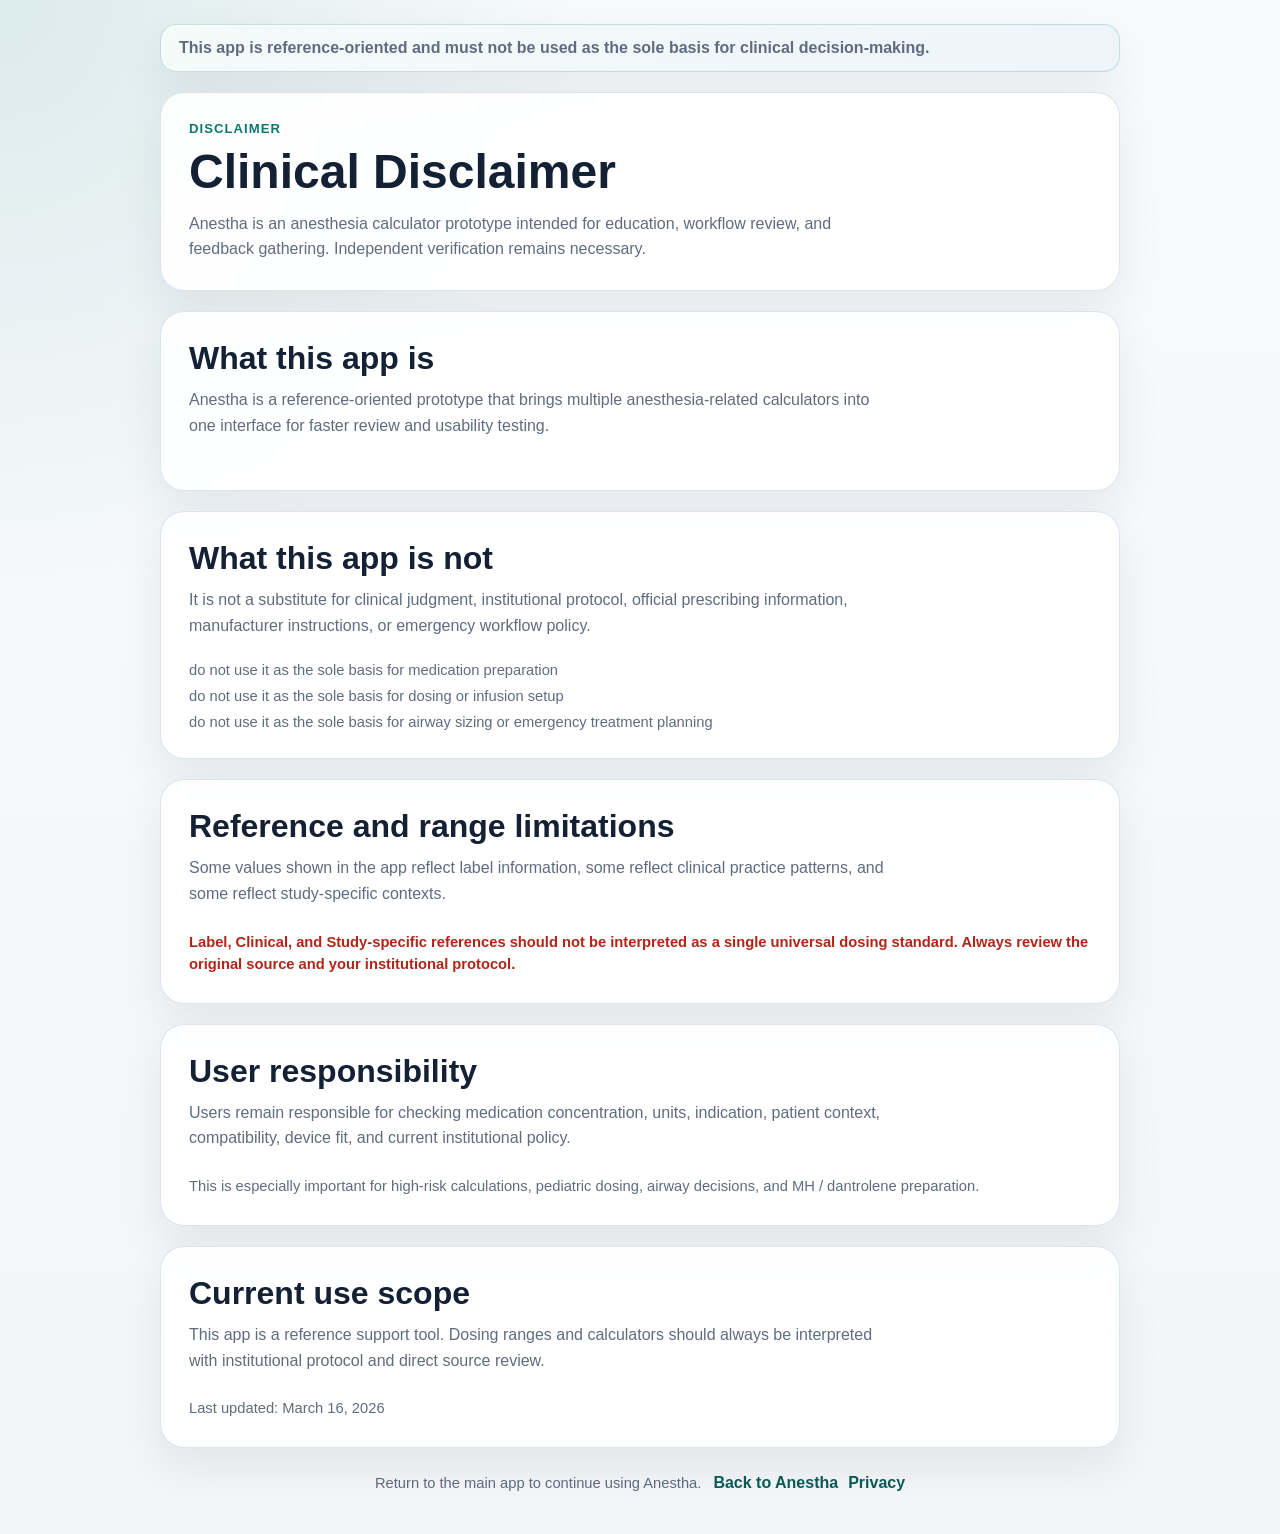
<file: disclaimer.html>
<!DOCTYPE html>
<html lang="en">
<head>
  <meta charset="UTF-8">
  <meta name="viewport" content="width=device-width, initial-scale=1.0">
  <title>Anestha Disclaimer</title>
  <link rel="icon" type="image/svg+xml" href="favicon.svg">
  <link rel="apple-touch-icon" href="app-icon.svg">
  <meta name="theme-color" content="#0f766e">
  <link rel="stylesheet" href="style.css">
</head>
<body>
  <main class="page">
    <section class="warning-banner" aria-label="Important disclaimer">
      <strong>This app is reference-oriented and must not be used as the sole basis for clinical decision-making.</strong>
    </section>

    <section class="app-shell">
      <header class="hero">
        <p class="eyebrow">Disclaimer</p>
        <h1>Clinical Disclaimer</h1>
        <p class="hero-text">
          Anestha is an anesthesia calculator prototype intended for education, workflow review, and feedback gathering. Independent verification remains necessary.
        </p>
      </header>

      <section class="calculator-panel">
        <div class="calculator-heading">
          <h2>What this app is</h2>
          <p class="calculator-description">
            Anestha is a reference-oriented prototype that brings multiple anesthesia-related calculators into one interface for faster review and usability testing.
          </p>
        </div>
      </section>

      <section class="calculator-panel">
        <div class="calculator-heading">
          <h2>What this app is not</h2>
          <p class="calculator-description">
            It is not a substitute for clinical judgment, institutional protocol, official prescribing information, manufacturer instructions, or emergency workflow policy.
          </p>
        </div>
        <ul class="reference-list">
          <li>do not use it as the sole basis for medication preparation</li>
          <li>do not use it as the sole basis for dosing or infusion setup</li>
          <li>do not use it as the sole basis for airway sizing or emergency treatment planning</li>
        </ul>
      </section>

      <section class="calculator-panel">
        <div class="calculator-heading">
          <h2>Reference and range limitations</h2>
          <p class="calculator-description">
            Some values shown in the app reflect label information, some reflect clinical practice patterns, and some reflect study-specific contexts.
          </p>
        </div>
        <p class="reference-note">
          Label, Clinical, and Study-specific references should not be interpreted as a single universal dosing standard. Always review the original source and your institutional protocol.
        </p>
      </section>

      <section class="calculator-panel">
        <div class="calculator-heading">
          <h2>User responsibility</h2>
          <p class="calculator-description">
            Users remain responsible for checking medication concentration, units, indication, patient context, compatibility, device fit, and current institutional policy.
          </p>
        </div>
        <p class="helper-text">
          This is especially important for high-risk calculations, pediatric dosing, airway decisions, and MH / dantrolene preparation.
        </p>
      </section>

      <section class="calculator-panel">
        <div class="calculator-heading">
          <h2>Current use scope</h2>
          <p class="calculator-description">
            This app is a reference support tool. Dosing ranges and calculators should always be interpreted with institutional protocol and direct source review.
          </p>
        </div>
        <p class="helper-text">
          Last updated: March 16, 2026
        </p>
      </section>

      <footer class="app-footer">
        <p class="app-footer-text">
          Return to the main app to continue using Anestha.
        </p>
        <div class="app-footer-links">
          <a href="index.html">Back to Anestha</a>
          <a href="privacy.html">Privacy</a>
        </div>
      </footer>
    </section>
  </main>
</body>
</html>
</file>
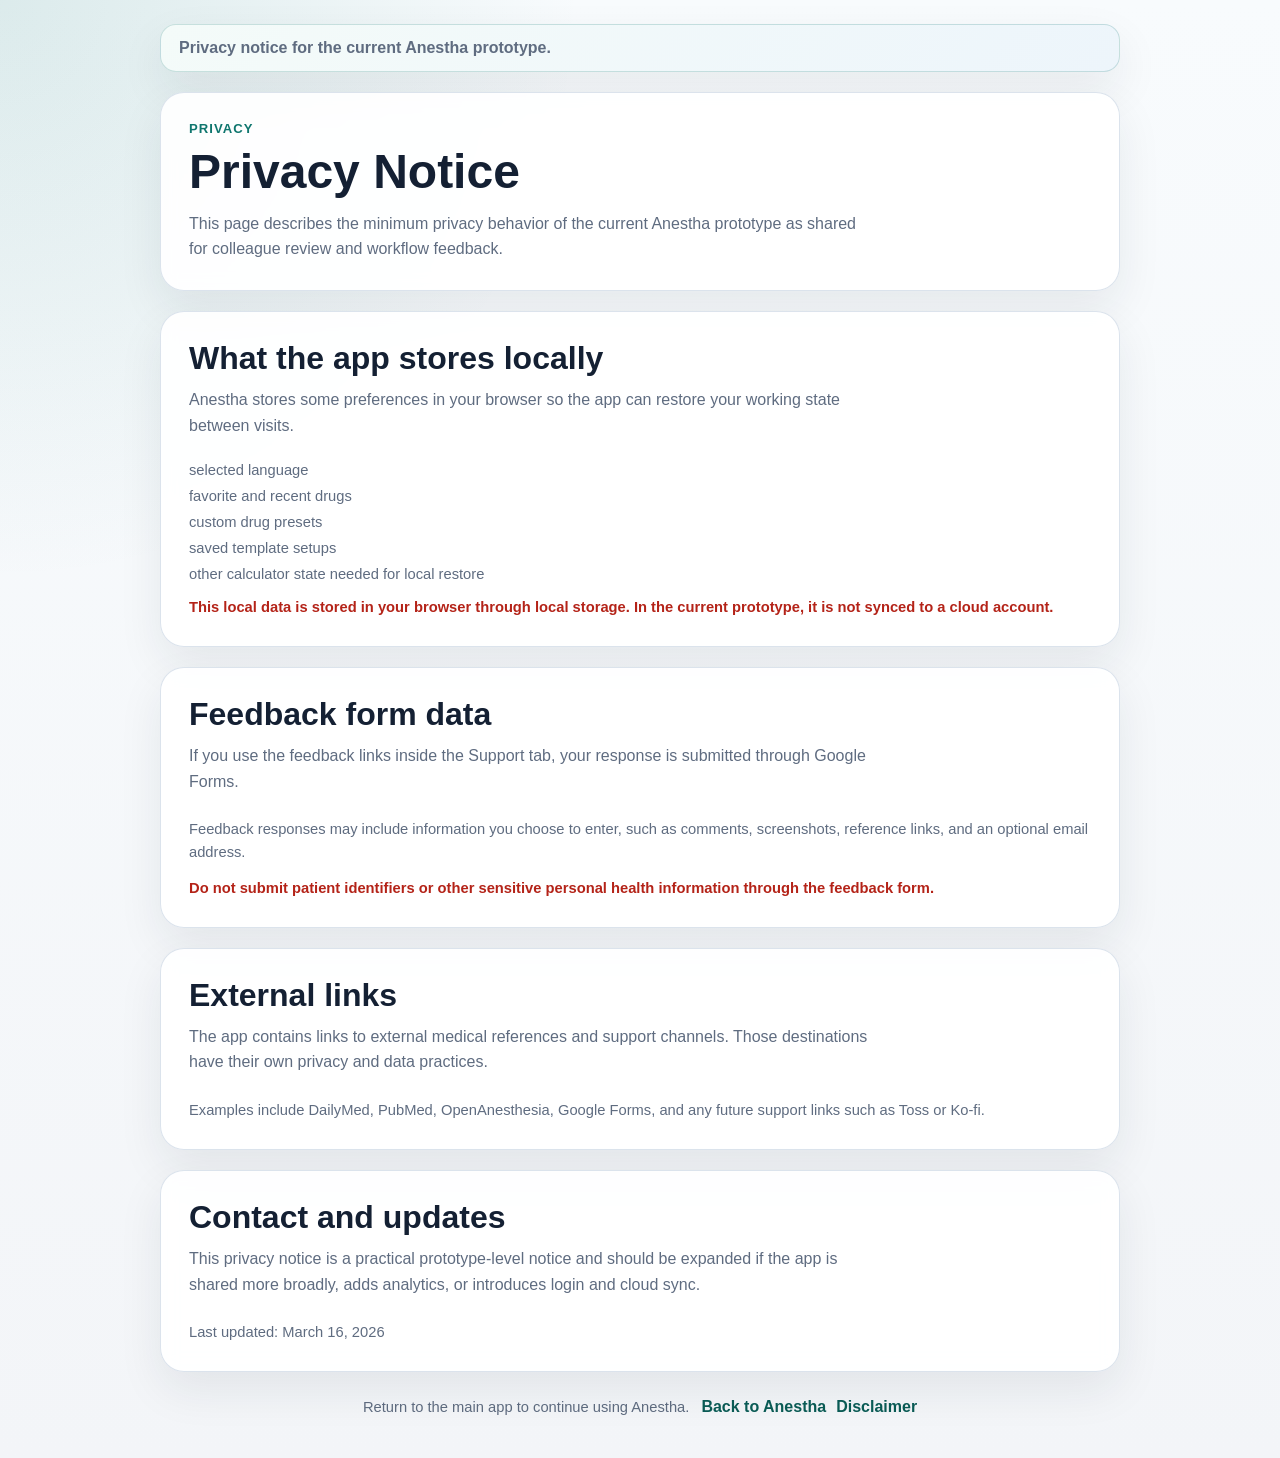
<file: privacy.html>
<!DOCTYPE html>
<html lang="en">
<head>
  <meta charset="UTF-8">
  <meta name="viewport" content="width=device-width, initial-scale=1.0">
  <title>Anestha Privacy</title>
  <link rel="icon" type="image/svg+xml" href="favicon.svg">
  <link rel="apple-touch-icon" href="app-icon.svg">
  <meta name="theme-color" content="#0f766e">
  <link rel="stylesheet" href="style.css">
</head>
<body>
  <main class="page">
    <section class="warning-banner" aria-label="Privacy notice">
      <strong>Privacy notice for the current Anestha prototype.</strong>
    </section>

    <section class="app-shell">
      <header class="hero">
        <p class="eyebrow">Privacy</p>
        <h1>Privacy Notice</h1>
        <p class="hero-text">
          This page describes the minimum privacy behavior of the current Anestha prototype as shared for colleague review and workflow feedback.
        </p>
      </header>

      <section class="calculator-panel">
        <div class="calculator-heading">
          <h2>What the app stores locally</h2>
          <p class="calculator-description">
            Anestha stores some preferences in your browser so the app can restore your working state between visits.
          </p>
        </div>
        <ul class="reference-list">
          <li>selected language</li>
          <li>favorite and recent drugs</li>
          <li>custom drug presets</li>
          <li>saved template setups</li>
          <li>other calculator state needed for local restore</li>
        </ul>
        <p class="reference-note">
          This local data is stored in your browser through local storage. In the current prototype, it is not synced to a cloud account.
        </p>
      </section>

      <section class="calculator-panel">
        <div class="calculator-heading">
          <h2>Feedback form data</h2>
          <p class="calculator-description">
            If you use the feedback links inside the Support tab, your response is submitted through Google Forms.
          </p>
        </div>
        <p class="helper-text">
          Feedback responses may include information you choose to enter, such as comments, screenshots, reference links, and an optional email address.
        </p>
        <p class="reference-note">
          Do not submit patient identifiers or other sensitive personal health information through the feedback form.
        </p>
      </section>

      <section class="calculator-panel">
        <div class="calculator-heading">
          <h2>External links</h2>
          <p class="calculator-description">
            The app contains links to external medical references and support channels. Those destinations have their own privacy and data practices.
          </p>
        </div>
        <p class="helper-text">
          Examples include DailyMed, PubMed, OpenAnesthesia, Google Forms, and any future support links such as Toss or Ko-fi.
        </p>
      </section>

      <section class="calculator-panel">
        <div class="calculator-heading">
          <h2>Contact and updates</h2>
          <p class="calculator-description">
            This privacy notice is a practical prototype-level notice and should be expanded if the app is shared more broadly, adds analytics, or introduces login and cloud sync.
          </p>
        </div>
        <p class="helper-text">
          Last updated: March 16, 2026
        </p>
      </section>

      <footer class="app-footer">
        <p class="app-footer-text">
          Return to the main app to continue using Anestha.
        </p>
        <div class="app-footer-links">
          <a href="index.html">Back to Anestha</a>
          <a href="disclaimer.html">Disclaimer</a>
        </div>
      </footer>
    </section>
  </main>
</body>
</html>
</file>
<file: style.css>
:root {
  --bg: #f3f5f8;
  --panel: #ffffff;
  --panel-soft: #f8fafc;
  --text: #142033;
  --muted: #5f6c80;
  --accent: #0f766e;
  --accent-dark: #0a5c56;
  --accent-soft: #d7f3ef;
  --danger: #b42318;
  --danger-soft: #fee4e2;
  --border: #d8e0ea;
  --shadow: 0 18px 45px rgba(20, 32, 51, 0.08);
}

* {
  box-sizing: border-box;
}

body {
  margin: 0;
  font-family: "Segoe UI", Tahoma, Geneva, Verdana, sans-serif;
  background:
    radial-gradient(circle at top left, rgba(15, 118, 110, 0.12), transparent 30%),
    linear-gradient(180deg, #f8fbfd 0%, var(--bg) 100%);
  color: var(--text);
}

.page {
  min-height: 100vh;
  padding: 24px 16px 40px;
}

.warning-banner {
  max-width: 960px;
  margin: 0 auto 20px;
  padding: 14px 18px;
  border: 1px solid rgba(15, 118, 110, 0.2);
  border-radius: 16px;
  background: linear-gradient(135deg, #f4fbf9, #edf5fb);
  color: var(--muted);
  box-shadow: var(--shadow);
}

.warning-banner strong {
  font-weight: 700;
}

.app-shell {
  max-width: 960px;
  margin: 0 auto;
  display: grid;
  gap: 20px;
}

.hero,
.calculator-switcher,
.calculator-panel,
.result-card {
  background: rgba(255, 255, 255, 0.92);
  backdrop-filter: blur(8px);
  border: 1px solid rgba(216, 224, 234, 0.9);
  border-radius: 24px;
  box-shadow: var(--shadow);
}

.hero {
  padding: 28px;
}

.hero-topbar {
  display: flex;
  align-items: flex-start;
  justify-content: space-between;
  gap: 16px;
}

.eyebrow {
  margin: 0 0 10px;
  font-size: 0.82rem;
  font-weight: 700;
  letter-spacing: 0.08em;
  text-transform: uppercase;
  color: var(--accent);
}

.language-select-wrap {
  min-width: 160px;
  margin-left: auto;
  display: flex;
  justify-content: flex-end;
}

.language-select-row {
  min-width: 160px;
  background: rgba(255, 255, 255, 0.92);
}

.sr-only {
  position: absolute;
  width: 1px;
  height: 1px;
  padding: 0;
  margin: -1px;
  overflow: hidden;
  clip: rect(0, 0, 0, 0);
  white-space: nowrap;
  border: 0;
}

.hero h1 {
  margin: 0 0 12px;
  font-size: clamp(1.9rem, 4vw, 3rem);
  line-height: 1.1;
}

.hero-text {
  margin: 0;
  max-width: 680px;
  color: var(--muted);
  line-height: 1.6;
}

.feedback-bar {
  display: grid;
  gap: 10px;
  margin-top: 18px;
  padding-top: 14px;
  border-top: 1px solid var(--border);
}

.feedback-bar-label {
  margin: 0;
  font-size: 0.82rem;
  font-weight: 700;
  letter-spacing: 0.08em;
  text-transform: uppercase;
  color: var(--muted);
}

.feedback-bar-links {
  display: flex;
  flex-wrap: wrap;
  gap: 8px;
}

.feedback-link-chip {
  display: inline-flex;
  align-items: center;
  border: 1px solid var(--border);
  border-radius: 999px;
  padding: 8px 12px;
  background: var(--panel-soft);
  color: var(--text);
  text-decoration: none;
  font-size: 0.92rem;
  font-weight: 700;
}

.feedback-link-chip:hover {
  border-color: rgba(15, 118, 110, 0.3);
  background: var(--accent-soft);
  color: var(--accent-dark);
}

.feedback-status {
  margin-top: 0;
}

.support-grid {
  display: grid;
  grid-template-columns: repeat(2, minmax(0, 1fr));
  gap: 16px;
}

.support-card {
  display: grid;
  gap: 12px;
  padding: 20px;
  border: 1px solid var(--border);
  border-radius: 20px;
  background: rgba(248, 250, 252, 0.88);
}

.support-card-wide {
  grid-column: 1 / -1;
}

.support-card-kicker {
  margin: 0;
  font-size: 0.76rem;
  font-weight: 700;
  letter-spacing: 0.12em;
  text-transform: uppercase;
  color: var(--muted);
}

.support-card h3 {
  margin: 0;
  font-size: 1.2rem;
}

.support-card-description {
  margin: 0;
  color: var(--muted);
  line-height: 1.6;
}

.support-link-group {
  margin-top: 2px;
}

.weight-tools-grid {
  display: grid;
  grid-template-columns: repeat(3, minmax(0, 1fr));
  gap: 12px;
}

.weight-tools-result-grid {
  display: grid;
  grid-template-columns: repeat(2, minmax(0, 1fr));
  gap: 10px;
}

.weight-tools-result-item {
  padding: 12px 14px;
  border-radius: 14px;
  border: 1px solid rgba(15, 118, 110, 0.14);
  background: linear-gradient(180deg, rgba(215, 243, 239, 0.45) 0%, rgba(255, 255, 255, 0.9) 100%);
}

.weight-tools-result-item .pump-setting-label {
  margin-bottom: 6px;
}

.weight-tools-result-item .pump-setting-range {
  font-size: 1.05rem;
}

.weight-full-name {
  font-weight: 400;
  color: var(--text-secondary);
  font-size: var(--text-sm);
}

.weight-formula {
  margin: 4px 0 0;
  font-size: 0.75rem;
  color: var(--muted);
  line-height: 1.4;
  word-break: break-word;
}

.weight-tools-advanced {
  margin-top: 6px;
  background: rgba(255, 255, 255, 0.8);
}

.weight-tools-advanced-grid {
  display: grid;
  grid-template-columns: repeat(1, minmax(0, 1fr));
  gap: 10px;
}

.support-legal {
  margin-top: 18px;
  padding-top: 18px;
  border-top: 1px solid var(--border);
}

.support-legal.context-disclosure {
  padding-top: 0;
  border-top: 0;
  background: rgba(255, 255, 255, 0.84);
}

.support-legal .context-disclosure-content {
  padding-top: 0;
}

.app-footer {
  max-width: 960px;
  margin: 4px auto 0;
  display: flex;
  flex-wrap: wrap;
  align-items: center;
  justify-content: space-between;
  gap: 12px;
  padding: 0 4px;
}

.app-footer-text {
  margin: 0;
  color: var(--muted);
  font-size: 0.92rem;
  line-height: 1.5;
}

.app-footer-links {
  display: flex;
  flex-wrap: wrap;
  gap: 10px;
}

.app-footer-links a {
  color: var(--accent-dark);
  text-decoration: none;
  font-weight: 700;
}

.app-footer-links a:hover {
  text-decoration: underline;
}

.btn.is-disabled {
  opacity: 0.55;
  pointer-events: none;
}

.calculator-panel {
  padding: 28px;
}

.calculator-switcher {
  padding: 20px 24px;
}

.switcher-label {
  margin: 0 0 12px;
  font-size: 0.76rem;
  font-weight: 700;
  letter-spacing: 0.12em;
  text-transform: uppercase;
  color: var(--muted);
}

.calculator-tabs {
  display: flex;
  flex-wrap: wrap;
  gap: 10px;
}

.calculator-tab {
  border: 1px solid var(--border);
  border-radius: 999px;
  padding: 10px 16px;
  background: #fff;
  color: var(--text);
  font: inherit;
  font-weight: 700;
  cursor: pointer;
  transition: background 0.18s ease, color 0.18s ease, border-color 0.18s ease, transform 0.18s ease;
}

.calculator-tab:hover {
  transform: translateY(-1px);
}

.calculator-tab.is-active {
  background: linear-gradient(135deg, var(--accent), var(--accent-dark));
  border-color: transparent;
  color: #fff;
}

.calculator-view {
  display: grid;
  gap: 20px;
}

.infusion-view-panel {
  display: grid;
  gap: 20px;
}

.calculator-heading {
  margin-bottom: 24px;
}

.calculator-kicker {
  margin: 0 0 8px;
  display: inline-flex;
  align-items: center;
  gap: 8px;
  padding: 6px 10px;
  border-radius: 999px;
  background: rgba(15, 118, 110, 0.1);
  border: 1px solid rgba(15, 118, 110, 0.14);
  font-size: 0.74rem;
  font-weight: 700;
  letter-spacing: 0.12em;
  text-transform: uppercase;
  color: var(--accent);
}

.calculator-heading h2 {
  margin: 0 0 10px;
  font-size: clamp(1.4rem, 3vw, 2rem);
}

.calculator-description {
  margin: 0;
  max-width: 700px;
  color: var(--muted);
  line-height: 1.6;
}

.calculator-panel-placeholder {
  min-height: 220px;
  display: flex;
  align-items: center;
}

.form-stack {
  display: grid;
  gap: 18px;
}

.infusion-submode-selector {
  margin-bottom: 18px;
}

.infusion-layout-selector {
  margin-bottom: 12px;
}

.mode-option-button {
  position: relative;
  border: 1px solid rgba(216, 224, 234, 0.92);
  border-radius: 20px;
  padding: 14px 18px;
  background: linear-gradient(180deg, rgba(255, 255, 255, 0.98) 0%, rgba(248, 250, 252, 0.96) 100%);
  color: var(--text);
  font: inherit;
  font-weight: 800;
  cursor: pointer;
  box-shadow: 0 8px 18px rgba(20, 32, 51, 0.05);
  transition: background 0.18s ease, color 0.18s ease, border-color 0.18s ease, transform 0.18s ease, box-shadow 0.18s ease;
}

.mode-option-button:hover {
  transform: translateY(-1px);
  border-color: rgba(15, 118, 110, 0.2);
  box-shadow: 0 10px 22px rgba(20, 32, 51, 0.08);
}

.mode-option-button.is-active {
  background: linear-gradient(180deg, rgba(215, 243, 239, 0.96) 0%, rgba(203, 238, 233, 0.96) 100%);
  border-color: rgba(15, 118, 110, 0.28);
  color: var(--accent-dark);
  box-shadow: 0 12px 24px rgba(15, 118, 110, 0.12);
}

.mode-option-button-secondary {
  padding: 11px 16px;
  border-radius: 16px;
  font-size: 0.92rem;
}

.mode-option-button.is-active::before {
  content: "";
  position: absolute;
  inset: 0 auto 0 0;
  width: 6px;
  border-radius: 20px 0 0 20px;
  background: linear-gradient(180deg, var(--accent) 0%, var(--accent-dark) 100%);
}

.preset-summary {
  padding: 16px 18px;
  border: 1px solid var(--border);
  border-radius: 18px;
  background: var(--panel-soft);
}

.quick-result-preview {
  padding: 18px 20px;
  border: 1px solid rgba(15, 118, 110, 0.18);
  border-radius: 20px;
  background: linear-gradient(180deg, rgba(215, 243, 239, 0.72) 0%, rgba(255, 255, 255, 0.98) 100%);
  box-shadow: 0 14px 28px rgba(15, 118, 110, 0.08);
}

.quick-result-preview.is-warning {
  border-color: rgba(180, 35, 24, 0.22);
  background: linear-gradient(180deg, rgba(254, 228, 226, 0.88) 0%, rgba(255, 255, 255, 0.98) 100%);
}

.quick-result-preview h2 {
  margin: 0;
  font-size: clamp(1.9rem, 4vw, 2.9rem);
}

.quick-result-context {
  margin: 0 0 12px;
  color: var(--text);
  font-size: 0.94rem;
  font-weight: 700;
}

.quick-result-secondary {
  margin-top: 14px;
}

.preset-summary > .context-disclosure {
  margin-top: 10px;
}

.preset-summary-row {
  display: grid;
  grid-template-columns: 140px minmax(0, 1fr);
  gap: 10px;
  margin-bottom: 10px;
}

.preset-summary-row:last-of-type {
  margin-bottom: 0;
}

.preset-summary-row-secondary {
  opacity: 0.92;
}

.preset-summary-label {
  font-weight: 700;
  color: var(--muted);
  font-size: 0.82rem;
  letter-spacing: 0.02em;
}

.preset-summary-value {
  color: var(--text);
}

.preset-summary-value-row {
  display: flex;
  align-items: center;
  justify-content: space-between;
  gap: 10px;
}

.reference-note {
  margin: 14px 0 0;
  color: var(--danger);
  font-size: 0.92rem;
  font-weight: 700;
  line-height: 1.5;
}

.context-disclosure {
  margin-top: 12px;
  border: 1px solid var(--border);
  border-radius: 14px;
  background: rgba(255, 255, 255, 0.8);
}

.context-disclosure-compact {
  margin-top: 10px;
}

.context-disclosure-summary {
  display: flex;
  align-items: center;
  justify-content: space-between;
  gap: 10px;
  padding: 10px 12px;
  cursor: pointer;
  list-style: none;
  color: var(--muted);
  font-size: 0.86rem;
  font-weight: 800;
  letter-spacing: 0.02em;
}

.context-disclosure-summary::-webkit-details-marker {
  display: none;
}

.context-disclosure-summary::after {
  content: "▾";
  color: var(--accent-dark);
  font-size: 0.88rem;
  transition: transform 0.16s ease;
}

.context-disclosure[open] .context-disclosure-summary::after {
  transform: rotate(-180deg);
}

.context-disclosure-content {
  padding: 0 12px 12px;
  border-top: 1px solid rgba(216, 224, 234, 0.75);
}

.context-disclosure-content h3 {
  margin: 12px 0 0;
  font-size: 0.98rem;
}

.context-disclosure-content .reference-note,
.context-disclosure-content .helper-text {
  margin-top: 10px;
}

.context-disclosure-content .reference-note:first-child,
.context-disclosure-content .helper-text:first-child {
  margin-top: 12px;
}

.result-card > .context-disclosure {
  margin-top: 18px;
}

.mode-panels {
  display: grid;
  gap: 16px;
}

.submode-panel {
  padding: 16px;
  border: 1px solid var(--border);
  border-radius: 18px;
  background: rgba(248, 250, 252, 0.8);
}

.field-full {
  grid-column: 1 / -1;
}

.mode-selector {
  margin-bottom: 22px;
  padding: 16px;
  border: 1px solid var(--border);
  border-radius: 18px;
  background: var(--panel-soft);
}

.mode-title {
  margin: 0 0 12px;
  font-size: 0.76rem;
  font-weight: 700;
  letter-spacing: 0.12em;
  text-transform: uppercase;
  color: var(--muted);
}

.mode-options {
  display: flex;
  flex-wrap: wrap;
  gap: 10px;
}

.mode-option {
  display: flex;
  align-items: center;
  gap: 8px;
  padding: 10px 14px;
  border: 1px solid var(--border);
  border-radius: 999px;
  background: #fff;
  font-weight: 600;
  cursor: pointer;
}

.mode-option input {
  margin: 0;
  accent-color: var(--accent);
}

.drug-selector {
  margin-bottom: 22px;
}

.infusion-quick-hint {
  margin: -8px 0 4px;
}

.quick-field {
  position: relative;
}

.quick-input-control-row {
  display: grid;
  gap: 10px;
}

.quick-stepper-row {
  display: none;
  gap: 10px;
  margin-top: 12px;
}

.quick-field-balance-spacer {
  display: none;
}

.quick-slider-wrap {
  display: none;
  gap: 8px;
  margin-top: 12px;
}

.quick-slider {
  width: 100%;
  margin: 0;
  accent-color: var(--accent);
  cursor: pointer;
}

.quick-slider-meta {
  display: flex;
  align-items: center;
  justify-content: space-between;
  gap: 12px;
  color: var(--muted);
  font-size: 0.78rem;
  font-weight: 700;
}

.quick-stepper-button {
  width: 46px;
  height: 46px;
  border: 1px solid rgba(15, 118, 110, 0.18);
  border-radius: 14px;
  background: #fff;
  color: var(--accent-dark);
  font: inherit;
  font-size: 1.2rem;
  font-weight: 800;
  cursor: pointer;
  box-shadow: 0 6px 14px rgba(20, 32, 51, 0.05);
}

.quick-stepper-button:hover {
  border-color: rgba(15, 118, 110, 0.3);
  background: rgba(15, 118, 110, 0.08);
}

.quick-drug-actions {
  margin-top: 10px;
}

.quick-drug-groups {
  display: grid;
  gap: 10px;
  margin-top: 12px;
}

.quick-drug-row {
  display: grid;
  gap: 8px;
}

.quick-drug-label {
  font-size: 0.74rem;
  font-weight: 700;
  letter-spacing: 0.12em;
  text-transform: uppercase;
  color: var(--muted);
}

.quick-drug-list {
  display: flex;
  flex-wrap: wrap;
  gap: 8px;
}

.quick-drug-chip {
  display: inline-flex;
  align-items: center;
  gap: 6px;
  min-width: 0;
}

.chip-button {
  display: inline-flex;
  align-items: center;
  justify-content: center;
  gap: 8px;
  border: 1px solid rgba(15, 118, 110, 0.14);
  border-radius: 999px;
  padding: 9px 13px;
  background: #fff;
  color: var(--accent-dark);
  font: inherit;
  font-size: 0.88rem;
  font-weight: 800;
  cursor: pointer;
  box-shadow: 0 4px 10px rgba(20, 32, 51, 0.04);
}

.chip-button-small {
  padding: 6px 10px;
  font-size: 0.85rem;
}

.chip-button-secondary {
  background: rgba(15, 118, 110, 0.06);
}

.chip-button.is-active {
  background: var(--accent-soft);
  color: var(--accent-dark);
  border-color: rgba(15, 118, 110, 0.3);
}

.chip-button:hover {
  border-color: rgba(15, 118, 110, 0.24);
  background: rgba(15, 118, 110, 0.1);
}

.reference-panel {
  margin-top: 18px;
  padding-top: 14px;
  border-top: 1px solid var(--border);
}

.reference-panel > .context-disclosure {
  margin-top: 0;
}

.reference-panel .context-disclosure-content > .preset-summary-label {
  display: block;
  margin-top: 12px;
}

.reference-list {
  margin: 8px 0 0;
  padding-left: 0;
  list-style: none;
  display: grid;
  gap: 10px;
  color: var(--muted);
  font-size: 0.92rem;
}

.reference-list a {
  color: var(--accent-dark);
}

.reference-item {
  padding: 10px 12px;
  border: 1px solid var(--border);
  border-radius: 12px;
  background: rgba(255, 255, 255, 0.72);
}

.reference-details {
  display: block;
}

.reference-summary {
  display: block;
  position: relative;
  padding-right: 20px;
  cursor: pointer;
  list-style: none;
}

.reference-summary::-webkit-details-marker {
  display: none;
}

.reference-summary::after {
  content: "▾";
  position: absolute;
  top: 1px;
  right: 0;
  color: var(--muted);
  font-size: 0.82rem;
  transition: transform 0.18s ease, color 0.18s ease;
}

.reference-details[open] .reference-summary::after {
  transform: rotate(180deg);
  color: var(--accent-dark);
}

.reference-summary-title {
  color: var(--text);
  font-weight: 700;
  overflow-wrap: anywhere;
}

.reference-summary-title-row {
  display: flex;
  align-items: center;
  justify-content: space-between;
  gap: 10px;
  min-width: 0;
}

.reference-summary-meta {
  display: grid;
  gap: 2px;
  margin-top: 4px;
  color: var(--muted);
  font-size: 0.84rem;
}

.reference-summary-meta-line {
  display: block;
}

.reference-summary-meta-source {
  color: var(--text-secondary);
}

.reference-summary-meta-secondary {
  font-size: 0.79rem;
}

.reference-badge {
  flex-shrink: 0;
  padding: 4px 9px;
  border-radius: 999px;
  font-size: 0.72rem;
  font-weight: 700;
  letter-spacing: 0.02em;
  border: 1px solid transparent;
  box-shadow: inset 0 1px 0 rgba(255, 255, 255, 0.35);
}

.reference-badge.is-label {
  background: rgba(33, 94, 60, 0.14);
  border-color: rgba(33, 94, 60, 0.18);
  color: #215e3c;
}

.reference-badge.is-guideline {
  background: rgba(10, 102, 74, 0.14);
  border-color: rgba(10, 102, 74, 0.18);
  color: #0a664a;
}

.reference-badge.is-clinical {
  background: rgba(18, 92, 140, 0.14);
  border-color: rgba(18, 92, 140, 0.18);
  color: #125c8c;
}

.reference-badge.is-study {
  background: rgba(140, 86, 18, 0.16);
  border-color: rgba(140, 86, 18, 0.2);
  color: #8c5612;
}

.reference-badge.is-use-case-induction {
  background: rgba(119, 29, 149, 0.12);
  border-color: rgba(119, 29, 149, 0.18);
  color: #771d95;
}

.reference-badge.is-use-case-maintenance {
  background: rgba(10, 102, 74, 0.12);
  border-color: rgba(10, 102, 74, 0.18);
  color: #0a664a;
}

.reference-badge.is-use-case-sedation {
  background: rgba(180, 83, 9, 0.12);
  border-color: rgba(180, 83, 9, 0.18);
  color: #b45309;
}

.reference-badge.is-use-case-support {
  background: rgba(30, 64, 175, 0.12);
  border-color: rgba(30, 64, 175, 0.18);
  color: #1e40af;
}

#reference-range-badge .reference-badge,
#result-range-badge .reference-badge {
  font-size: 0.76rem;
}

.reference-reviewed {
  color: var(--text-muted);
}

.reference-detail-body {
  margin-top: 10px;
  padding-top: 10px;
  border-top: 1px solid var(--border);
}

.reference-detail-grid {
  display: grid;
  gap: 6px;
  margin: 0 0 10px;
}

.reference-detail-meta {
  margin: 0;
  padding: 6px 8px;
  border: 1px solid rgba(148, 163, 184, 0.16);
  border-radius: 10px;
  background: rgba(255, 255, 255, 0.72);
  color: var(--text-secondary);
  font-size: 0.92rem;
  line-height: 1.45;
}

.reference-usage-note {
  margin: 0 0 8px;
  color: var(--text-secondary);
  line-height: 1.45;
}

.reference-disclaimer {
  margin: 0 0 10px;
  color: var(--muted);
  font-size: 0.84rem;
  line-height: 1.45;
}

.reference-external-link {
  font-weight: 600;
}

.quick-drug-remove {
  width: 28px;
  height: 28px;
  border: 1px solid var(--border);
  border-radius: 999px;
  background: #fff;
  color: var(--muted);
  font: inherit;
  font-size: 0.95rem;
  font-weight: 700;
  line-height: 1;
  cursor: pointer;
}

.inline-action-button {
  border: 0;
  padding: 0;
  background: transparent;
  color: var(--accent-dark);
  font: inherit;
  text-align: left;
  cursor: pointer;
}

.inline-action-button:disabled {
  color: var(--muted);
  cursor: default;
}

.preset-summary-action {
  display: inline-flex;
  align-items: center;
  gap: 10px;
  justify-content: flex-end;
  flex-wrap: wrap;
}

.form-grid {
  display: grid;
  grid-template-columns: repeat(2, minmax(0, 1fr));
  gap: 18px;
}

#infusion-view-single-drug.is-quick-mode #drug-help {
  display: none;
}

#infusion-view-single-drug.is-quick-mode .preset-summary {
  background: rgba(248, 250, 252, 0.95);
}

#infusion-view-single-drug.is-quick-mode #infusion-form-stack {
  display: grid;
}

#infusion-view-single-drug.is-quick-mode .drug-selector {
  order: 1;
}

#infusion-view-single-drug.is-quick-mode .infusion-primary-grid {
  order: 2;
}

#infusion-view-single-drug.is-quick-mode .mode-panels {
  order: 3;
}

#infusion-view-single-drug.is-quick-mode #quick-result-preview {
  order: 4;
}

#infusion-view-single-drug.is-quick-mode #preset-summary {
  order: 5;
  padding: 14px 16px;
}

#infusion-view-single-drug.is-quick-mode #preset-summary > .context-disclosure:last-child {
  display: none;
}

#infusion-view-single-drug.is-quick-mode #custom-drug-fields {
  order: 6;
}

#infusion-view-single-drug.is-quick-mode #infusion-shortcuts-disclosure {
  margin-top: 10px;
}

#infusion-view-single-drug.is-quick-mode .preset-summary-row-secondary {
  display: none;
}

#infusion-view-single-drug.is-quick-mode .quick-field {
  padding: 16px;
  border: 1px solid rgba(216, 224, 234, 0.92);
  border-radius: 20px;
  background: rgba(248, 250, 252, 0.92);
  box-shadow: 0 12px 24px rgba(20, 32, 51, 0.04);
}

#infusion-view-single-drug.is-quick-mode .quick-field .input-row {
  background: rgba(255, 255, 255, 0.98);
}

#infusion-view-single-drug.is-quick-mode .quick-field .input-row input {
  padding: 18px 16px;
  font-size: 1.45rem;
  font-weight: 800;
}

#infusion-view-single-drug.is-quick-mode .quick-field .unit,
#infusion-view-single-drug.is-quick-mode .quick-field .unit-select {
  height: 58px;
  font-size: 0.98rem;
}

#infusion-view-single-drug.is-quick-mode .quick-field .helper-text {
  margin-top: 10px;
}

#infusion-view-single-drug.is-quick-mode .quick-input-control-row.is-inline-stepper {
  grid-template-columns: minmax(0, 1fr) auto;
  align-items: center;
}

#infusion-view-single-drug.is-quick-mode .quick-stepper-row {
  display: flex;
}

#infusion-view-single-drug.is-quick-mode .quick-stepper-row.quick-stepper-row-inline {
  margin-top: 0;
}

#infusion-view-single-drug.is-quick-mode .quick-slider-wrap {
  display: grid;
}

#infusion-view-single-drug.is-quick-mode .quick-field.quick-field-no-slider .quick-field-balance-spacer {
  display: block;
  min-height: 58px;
}

#infusion-view-single-drug.is-quick-mode .submode-panel {
  padding: 0;
  border: 0;
  background: transparent;
}

#infusion-view-single-drug.is-quick-mode .mode-panels {
  gap: 14px;
}

#infusion-view-single-drug.is-quick-mode .actions {
  justify-content: flex-end;
}

#infusion-view-single-drug.is-quick-mode #result-card {
  padding: 0;
  background: transparent;
  border: 0;
  box-shadow: none;
}

#infusion-view-single-drug.is-quick-mode #result-card .result-label-row,
#infusion-view-single-drug.is-quick-mode #result-card > h2,
#infusion-view-single-drug.is-quick-mode #result-card > .pump-setting,
#infusion-view-single-drug.is-quick-mode #result-card > .concentration-result {
  display: none;
}

#infusion-view-single-drug.is-quick-mode #result-card > .context-disclosure {
  display: none;
}

#infusion-view-single-drug.is-quick-mode #result-card .reference-panel {
  margin-top: 0;
  padding: 14px 16px;
  border: 1px solid rgba(216, 224, 234, 0.92);
  border-radius: 20px;
  background: rgba(255, 255, 255, 0.96);
  box-shadow: 0 10px 22px rgba(20, 32, 51, 0.04);
}

#infusion-view-single-drug.is-quick-mode #result-warning {
  margin-top: 12px;
  font-size: 0.84rem;
}

.field {
  display: grid;
  gap: 8px;
}

.field-label {
  font-weight: 700;
  color: var(--muted);
  font-size: 0.84rem;
  letter-spacing: 0.03em;
}

.input-row {
  display: flex;
  align-items: center;
  overflow: hidden;
  border: 1px solid var(--border);
  border-radius: 14px;
  background: var(--panel-soft);
  transition: border-color 0.2s ease, box-shadow 0.2s ease;
}

.input-row:focus-within {
  border-color: var(--accent);
  box-shadow: 0 0 0 4px rgba(15, 118, 110, 0.14);
}

.input-row input {
  flex: 1 1 auto;
  min-width: 0;
  width: 100%;
  border: 0;
  outline: none;
  background: transparent;
  padding: 15px 16px;
  font-size: 1rem;
  color: var(--text);
}

.input-row input::placeholder {
  color: #94a3b8;
}

.select-row {
  display: flex;
  align-items: center;
  border: 1px solid var(--border);
  border-radius: 14px;
  background: var(--panel-soft);
  overflow: hidden;
}

.input-suffix-select {
  flex: 0 0 104px;
  width: 104px;
  margin-left: 8px;
}

.select-row select {
  width: 100%;
  border: 0;
  outline: none;
  background: transparent;
  padding: 15px 16px;
  font-size: 1rem;
  color: var(--text);
  appearance: none;
  cursor: pointer;
}

.helper-text {
  margin: 8px 0 0;
  color: var(--muted);
  font-size: 0.92rem;
  line-height: 1.5;
}

.unit {
  display: inline-flex;
  flex: 0 0 auto;
  align-items: center;
  padding: 0 14px;
  border-left: 1px solid var(--border);
  font-size: 0.9rem;
  font-weight: 700;
  color: var(--muted);
  white-space: nowrap;
}

.unit-select {
  display: inline-flex;
  flex: 0 0 auto;
  align-items: center;
  border: 0;
  border-left: 1px solid var(--border);
  outline: none;
  background: transparent;
  padding: 0 14px;
  min-width: 128px;
  height: 52px;
  font-size: 0.9rem;
  font-weight: 700;
  color: var(--muted);
  appearance: none;
  cursor: pointer;
}

.error-message {
  min-height: 24px;
  margin: 16px 0 0;
  color: var(--danger);
  font-weight: 700;
}

.actions {
  display: flex;
  flex-wrap: wrap;
  gap: 12px;
  margin-top: 12px;
}

.workspace-toolbar {
  display: flex;
  flex-wrap: wrap;
  align-items: end;
  gap: 14px;
}

.workspace-toolbar-actions {
  display: flex;
  align-items: flex-end;
  justify-content: flex-end;
}

.workspace-toolbar-actions #workspace-add-card-button {
  padding: 10px 16px;
  font-size: 0.94rem;
  font-weight: 700;
  color: var(--accent-dark);
  background: rgba(15, 118, 110, 0.06);
  border: 1px solid rgba(15, 118, 110, 0.16);
  box-shadow: none;
}

.workspace-toolbar-actions #workspace-add-card-button:hover {
  background: rgba(15, 118, 110, 0.1);
  border-color: rgba(15, 118, 110, 0.22);
}

.workspace-toolbar-actions #workspace-add-card-button:disabled {
  opacity: 0.55;
  cursor: not-allowed;
}

.workspace-layout-selector {
  min-width: 220px;
  max-width: 360px;
}

.workspace-quick-hint {
  margin-top: 8px;
}

.workspace-template-disclosure {
  margin-top: 10px;
  background: rgba(255, 255, 255, 0.82);
}

.workspace-template-disclosure .context-disclosure-content {
  padding-top: 8px;
}

.workspace-card-list {
  display: grid;
  gap: 16px;
  margin-top: 18px;
}

.workspace-card {
  padding: 18px;
  border: 1px solid var(--border);
  border-radius: 18px;
  background: rgba(248, 250, 252, 0.88);
  border-left-width: 6px;
}

.workspace-card.is-quick {
  padding: 14px;
  border-radius: 16px;
}

.workspace-card.is-vasopressor {
  border-left-color: #0f766e;
}

.workspace-card.is-inotrope {
  border-left-color: #b54708;
}

.workspace-card.is-vasodilator {
  border-left-color: #1d4ed8;
}

.workspace-card.is-other {
  border-left-color: #64748b;
}

.workspace-card-header {
  display: flex;
  align-items: flex-start;
  justify-content: space-between;
  gap: 12px;
  margin-bottom: 14px;
}

.workspace-card-header-main {
  flex: 1 1 auto;
  min-width: 0;
}

.workspace-card-header-actions {
  flex-shrink: 0;
  gap: 6px;
  justify-content: flex-end;
}

.workspace-card-title {
  margin: 0;
  font-size: 1.15rem;
}

.workspace-card-meta {
  margin: 4px 0 0;
  color: var(--muted);
  font-size: 0.9rem;
}

.workspace-card.is-quick .workspace-card-meta {
  display: none;
}

.workspace-card-tag-row {
  display: flex;
  flex-wrap: wrap;
  gap: 8px;
  margin-top: 8px;
}

.workspace-card-tag {
  display: inline-flex;
  align-items: center;
  border-radius: 999px;
  padding: 5px 10px;
  font-size: 0.78rem;
  font-weight: 700;
  letter-spacing: 0.04em;
  text-transform: uppercase;
}

.workspace-card-tag.is-vasopressor {
  background: rgba(15, 118, 110, 0.12);
  color: #0f766e;
}

.workspace-card-tag.is-inotrope {
  background: rgba(181, 71, 8, 0.12);
  color: #b54708;
}

.workspace-card-tag.is-vasodilator {
  background: rgba(29, 78, 216, 0.12);
  color: #1d4ed8;
}

.workspace-card-tag.is-other {
  background: rgba(100, 116, 139, 0.14);
  color: #475569;
}

.workspace-card-result {
  margin-top: 14px;
  padding: 14px 16px;
  border-radius: 16px;
  background: linear-gradient(180deg, rgba(215, 243, 239, 0.5) 0%, rgba(255, 255, 255, 0.92) 100%);
  border: 1px solid rgba(15, 118, 110, 0.14);
}

.workspace-card-result.is-warning {
  background: rgba(254, 228, 226, 0.55);
  border-color: rgba(180, 35, 24, 0.18);
}

.workspace-card-rate {
  margin: 0;
  font-size: 1.35rem;
  font-weight: 700;
  color: var(--text);
}

.workspace-card.is-quick .workspace-card-rate {
  font-size: 1.6rem;
}

.workspace-card-rate.is-warning {
  color: var(--danger);
}

.is-out-of-range {
  color: var(--danger) !important;
}

.workspace-card-context,
.workspace-card-warning,
.workspace-card-reference-note {
  margin: 8px 0 0;
  color: var(--muted);
  line-height: 1.5;
  overflow-wrap: anywhere;
}

.workspace-card .context-disclosure {
  margin-top: 10px;
  background: rgba(255, 255, 255, 0.78);
}

.workspace-card .context-disclosure-summary {
  font-size: 0.82rem;
  padding: 8px 10px;
}

.workspace-card .context-disclosure-content {
  padding: 0 10px 10px;
}

.workspace-card .context-disclosure-content .workspace-card-reference-note {
  margin-top: 8px;
}

.workspace-card-fields {
  align-items: start;
}

.workspace-card-warning {
  color: var(--danger);
  font-weight: 700;
}

.workspace-stepper-row,
.workspace-shared-stepper-row {
  margin-top: 8px;
  display: inline-flex;
  gap: 8px;
}

.workspace-input-control-row {
  display: grid;
  gap: 8px;
}

.workspace-input-control-row.is-inline-stepper {
  grid-template-columns: minmax(0, 1fr) auto;
  align-items: center;
}

.workspace-stepper-row.workspace-stepper-row-inline {
  margin-top: 0;
}

.workspace-stepper-button {
  width: 34px;
  height: 34px;
  border-radius: 10px;
  border: 1px solid rgba(15, 118, 110, 0.2);
  background: rgba(226, 245, 241, 0.75);
  color: #0f766e;
  font-size: 1.25rem;
  font-weight: 700;
  line-height: 1;
  cursor: pointer;
}

.workspace-stepper-button:hover {
  background: rgba(207, 237, 232, 0.92);
}

#infusion-view-workspace.is-quick-mode #workspace-quick-mode-hint {
  display: none;
}

#infusion-view-workspace.is-quick-mode .workspace-toolbar {
  align-items: stretch;
}

#infusion-view-workspace.is-quick-mode .workspace-toolbar .field {
  flex: 1 1 260px;
}

#infusion-view-workspace.is-quick-mode .workspace-toolbar-actions {
  flex: 0 0 auto;
}

#infusion-view-workspace.is-quick-mode .workspace-card-list {
  grid-template-columns: repeat(2, minmax(0, 1fr));
  align-items: stretch;
  gap: 14px;
}

#infusion-view-workspace.is-quick-mode .workspace-card {
  display: flex;
  flex-direction: column;
  gap: 12px;
  padding: 16px;
}

#infusion-view-workspace.is-quick-mode .workspace-card-header {
  margin-bottom: 0;
}

#infusion-view-workspace.is-quick-mode .workspace-card-title {
  font-size: 1.05rem;
}

#infusion-view-workspace.is-quick-mode .workspace-card-tag {
  padding: 4px 8px;
  font-size: 0.72rem;
}

#infusion-view-workspace.is-quick-mode .workspace-card-header-actions .chip-button {
  padding: 7px 10px;
  font-size: 0.8rem;
  box-shadow: none;
}

#infusion-view-workspace.is-quick-mode .workspace-card-header-actions .chip-button:disabled,
#infusion-view-workspace.is-quick-mode .workspace-card-footer-actions .chip-button:disabled {
  display: none;
}

#infusion-view-workspace.is-quick-mode .workspace-card-result {
  order: 3;
  margin-top: 0;
  padding: 14px 16px;
}

#infusion-view-workspace.is-quick-mode .workspace-card-rate {
  font-size: 1.55rem;
}

#infusion-view-workspace.is-quick-mode .workspace-card-context {
  font-size: 0.92rem;
  color: var(--text);
  line-height: 1.45;
}

#infusion-view-workspace.is-quick-mode .workspace-card-fields-quick {
  order: 2;
  flex: 1;
  grid-template-columns: repeat(2, minmax(0, 1fr));
  align-content: start;
  gap: 12px;
}

#infusion-view-workspace.is-quick-mode .workspace-card-fields-quick > .field:first-child {
  grid-column: 1 / -1;
}

#infusion-view-workspace.is-quick-mode .workspace-card-fields-quick .workspace-input-control-row.is-inline-stepper {
  grid-template-columns: 1fr;
  align-items: stretch;
}

#infusion-view-workspace.is-quick-mode .workspace-card-fields-quick .input-row {
  display: grid;
  grid-template-columns: minmax(0, 1fr) auto;
  align-items: stretch;
}

#infusion-view-workspace.is-quick-mode .workspace-card-fields-quick .input-row input {
  min-height: 56px;
  width: 100%;
  padding: 16px 14px;
  font-size: 1.18rem;
  font-weight: 800;
  line-height: 1.2;
  color: var(--text);
  caret-color: var(--text);
  -webkit-text-fill-color: var(--text);
  opacity: 1;
}

#infusion-view-workspace.is-quick-mode .workspace-card-fields-quick .input-row input[type="number"] {
  appearance: textfield;
  -moz-appearance: textfield;
}

#infusion-view-workspace.is-quick-mode .workspace-card-fields-quick .input-row input[type="number"]::-webkit-outer-spin-button,
#infusion-view-workspace.is-quick-mode .workspace-card-fields-quick .input-row input[type="number"]::-webkit-inner-spin-button {
  -webkit-appearance: none;
  margin: 0;
}

#infusion-view-workspace.is-quick-mode .workspace-card-fields-quick .unit,
#infusion-view-workspace.is-quick-mode .workspace-card-fields-quick .unit-select {
  min-height: 56px;
  font-size: 0.94rem;
}

#infusion-view-workspace.is-quick-mode .workspace-card-fields-quick .workspace-stepper-row.workspace-stepper-row-inline {
  margin-top: 8px;
  justify-content: flex-start;
}

#infusion-view-workspace.is-quick-mode .workspace-card-fields-quick .workspace-stepper-button {
  width: 40px;
  height: 40px;
}

#infusion-view-workspace.is-quick-mode .workspace-card-reference-disclosure {
  order: 4;
}

#infusion-view-workspace.is-quick-mode .workspace-card-footer-actions {
  order: 5;
  margin-top: 0;
}

#infusion-view-workspace.is-quick-mode .workspace-card-footer-actions .chip-button {
  padding: 8px 12px;
  font-size: 0.82rem;
}

#infusion-view-workspace.is-quick-mode .workspace-card-header-actions .chip-button,
#infusion-view-workspace.is-quick-mode .workspace-card-footer-actions .chip-button {
  min-height: 40px;
}

.btn {
  border: 0;
  border-radius: 999px;
  padding: 13px 22px;
  font-size: 1rem;
  font-weight: 700;
  cursor: pointer;
  transition: transform 0.18s ease, opacity 0.18s ease, background 0.18s ease;
}

.btn:hover {
  transform: translateY(-1px);
}

.btn-primary {
  background: linear-gradient(135deg, var(--accent), var(--accent-dark));
  color: #fff;
}

.btn-secondary {
  background: #eff4f8;
  color: var(--text);
  border: 1px solid rgba(216, 224, 234, 0.95);
}

.result-card {
  padding: 28px;
  background:
    linear-gradient(180deg, rgba(215, 243, 239, 0.6) 0%, rgba(255, 255, 255, 0.95) 100%);
}

.result-card.is-warning {
  background:
    linear-gradient(180deg, rgba(254, 228, 226, 0.9) 0%, rgba(255, 255, 255, 0.98) 100%);
  border-color: rgba(180, 35, 24, 0.28);
}

.result-label {
  margin: 0;
  font-size: 0.88rem;
  font-weight: 700;
  letter-spacing: 0.08em;
  text-transform: uppercase;
  color: var(--accent);
}

.result-label-row {
  display: flex;
  align-items: center;
  justify-content: space-between;
  gap: 10px;
  margin-bottom: 10px;
  min-width: 0;
}

.result-use-case-row {
  margin-top: -2px;
  margin-bottom: 12px;
}

.result-use-case-text {
  margin: 0;
  color: var(--text);
  font-size: 0.92rem;
  font-weight: 600;
  overflow-wrap: anywhere;
}

.preset-summary.has-range-label,
.result-card.has-range-label {
  box-shadow: inset 0 3px 0 rgba(33, 94, 60, 0.35);
}

.preset-summary.has-range-clinical,
.result-card.has-range-clinical {
  box-shadow: inset 0 3px 0 rgba(18, 92, 140, 0.35);
}

.preset-summary.has-range-study,
.result-card.has-range-study {
  box-shadow: inset 0 3px 0 rgba(140, 86, 18, 0.35);
}

.result-card h2 {
  margin: 0;
  font-size: clamp(1.8rem, 4vw, 2.8rem);
}

.result-card h2.is-warning,
.pump-setting-range.is-warning {
  color: var(--danger);
}

.pump-setting {
  margin-top: 16px;
  padding: 14px 16px;
  border-radius: 16px;
  background: rgba(15, 118, 110, 0.05);
  border: 1px solid rgba(15, 118, 110, 0.1);
}

.pump-setting-label {
  margin: 0 0 6px;
  font-size: 0.88rem;
  font-weight: 700;
  color: var(--muted);
  text-transform: uppercase;
  letter-spacing: 0.06em;
}

.pump-setting-range {
  margin: 0;
  font-size: 1.1rem;
  font-weight: 700;
  color: var(--text);
}

.concentration-result {
  margin: 12px 0 0;
  color: var(--muted);
  font-size: 1rem;
}

.calculation-details {
  margin-top: 22px;
  padding: 18px;
  border-radius: 18px;
  background: rgba(255, 255, 255, 0.72);
  border: 1px solid rgba(216, 224, 234, 0.9);
}

.calculation-details h3 {
  margin: 0 0 10px;
  font-size: 1.05rem;
}

.calculation-details p {
  margin: 8px 0 0;
  color: var(--muted);
  line-height: 1.6;
}

.result-summary-grid {
  display: grid;
  grid-template-columns: repeat(2, minmax(0, 1fr));
  gap: 12px;
  margin-top: 18px;
}

.result-summary-item {
  padding: 14px 16px;
  border-radius: 16px;
  background: rgba(15, 118, 110, 0.08);
  border: 1px solid rgba(15, 118, 110, 0.16);
}

.result-summary-item .pump-setting-label {
  margin-bottom: 8px;
}

.result-summary-item .pump-setting-range {
  font-size: 1.3rem;
}

.emergency-dose-grid {
  margin-top: 20px;
}

.emergency-dose-card {
  padding: 16px 18px;
  border-radius: 18px;
  background: rgba(15, 118, 110, 0.08);
  border: 1px solid rgba(15, 118, 110, 0.16);
}

.emergency-dose-kicker {
  margin: 0 0 8px;
  color: var(--muted);
  font-size: 0.8rem;
  font-weight: 800;
  letter-spacing: 0.08em;
  text-transform: uppercase;
}

.emergency-dose-card .pump-setting-label {
  margin-bottom: 8px;
}

.emergency-dose-card .pump-setting-range {
  font-size: 1.16rem;
}

.emergency-dose-secondary {
  margin: 8px 0 0;
  color: var(--text);
  font-weight: 700;
  line-height: 1.45;
}

.emergency-dose-note {
  margin: 0;
  color: var(--muted);
  line-height: 1.55;
  font-size: 0.94rem;
}

.emergency-dose-disclosure {
  margin-top: 10px;
  background: rgba(255, 255, 255, 0.74);
}

.emergency-dose-disclosure .context-disclosure-summary {
  font-size: 0.82rem;
  padding: 8px 10px;
}

.emergency-dose-disclosure .context-disclosure-content {
  padding: 0 10px 10px;
}

.reference-table-card {
  margin-top: 22px;
  padding: 18px;
  border-radius: 18px;
  background: rgba(255, 255, 255, 0.84);
  border: 1px solid rgba(216, 224, 234, 0.9);
}

.reference-table-header {
  display: flex;
  align-items: flex-start;
  justify-content: space-between;
  gap: 12px;
}

.reference-table-wrap {
  margin-top: 12px;
  overflow-x: auto;
}

.reference-table {
  width: 100%;
  border-collapse: collapse;
  min-width: 320px;
}

.reference-table th,
.reference-table td {
  padding: 12px 10px;
  text-align: left;
  border-bottom: 1px solid var(--border);
}

.reference-table tr.is-warning td {
  color: var(--danger);
  font-weight: 700;
  background: rgba(254, 228, 226, 0.55);
}

.reference-table th {
  font-size: 0.88rem;
  text-transform: uppercase;
  letter-spacing: 0.06em;
  color: var(--muted);
}

.result-warning {
  margin: 18px 0 0;
  font-weight: 700;
  color: var(--danger);
}

.result-warning.is-neutral {
  color: var(--muted);
  font-weight: 600;
}

.safety-over {
  color: var(--danger);
  font-weight: 700;
}

.safety-ok {
  color: var(--success, #16a34a);
  font-weight: 600;
}

.field-inline {
  display: flex;
  flex-direction: row;
  align-items: center;
  gap: 8px;
}

.field-inline input[type="checkbox"] {
  width: auto;
  margin: 0;
}

.helper-text-list {
  margin: 8px 0;
  padding-left: 20px;
  font-size: var(--text-sm);
  color: var(--text-secondary);
  line-height: 1.6;
}

.helper-text-list li {
  margin-bottom: 4px;
}

.hidden {
  display: none;
}

@media (max-width: 720px) {
  .page {
    padding: 18px 12px 28px;
  }

  .hero-topbar {
    flex-direction: column;
    align-items: flex-start;
  }

  .language-select-wrap,
  .language-select-row {
    width: 100%;
    min-width: 0;
  }

  .language-select-wrap {
    justify-content: flex-end;
  }

  .hero,
  .calculator-switcher,
  .calculator-panel,
  .result-card {
    padding: 20px;
    border-radius: 20px;
  }

  .hero-text,
  .calculator-description,
  .helper-text,
  .reference-note,
  .workspace-card-meta,
  .workspace-card-context,
  .workspace-card-reference-note {
    overflow-wrap: anywhere;
  }

  .form-grid {
    grid-template-columns: 1fr;
  }

  .preset-summary-row {
    grid-template-columns: 1fr;
    gap: 4px;
  }

  .actions {
    flex-direction: column;
  }

  .feedback-bar-links {
    flex-direction: column;
  }

  .support-grid {
    grid-template-columns: 1fr;
  }

  .weight-tools-grid,
  .weight-tools-result-grid {
    grid-template-columns: 1fr;
  }

  .app-footer {
    flex-direction: column;
    align-items: flex-start;
  }

  .result-summary-grid {
    grid-template-columns: 1fr;
  }

  .workspace-toolbar,
  .workspace-card-header {
    flex-direction: column;
    align-items: stretch;
  }

  .workspace-toolbar-actions {
    width: 100%;
  }

  .workspace-toolbar-actions .btn {
    width: 100%;
  }

  .result-label-row,
  .reference-summary-title-row {
    flex-direction: column;
    align-items: flex-start;
  }

  .preset-summary-value-row {
    align-items: flex-start;
    justify-content: flex-start;
    flex-wrap: wrap;
  }

  .quick-drug-list,
  .workspace-card-tag-row {
    width: 100%;
  }

  .quick-input-control-row.is-inline-stepper {
    grid-template-columns: 1fr;
    align-items: stretch;
  }

  .quick-stepper-row.quick-stepper-row-inline {
    margin-top: 8px;
  }

  .quick-field-balance-spacer {
    display: none !important;
  }

  .workspace-input-control-row.is-inline-stepper {
    grid-template-columns: 1fr;
    align-items: stretch;
  }

  #infusion-view-workspace.is-quick-mode .workspace-card-list {
    grid-template-columns: 1fr;
  }

  #infusion-view-workspace.is-quick-mode .workspace-card-fields-quick {
    grid-template-columns: 1fr;
  }

  #infusion-view-workspace.is-quick-mode .workspace-card-header-actions {
    display: grid;
    grid-template-columns: repeat(auto-fit, minmax(96px, 1fr));
    width: 100%;
    justify-content: stretch;
  }

  #infusion-view-workspace.is-quick-mode .workspace-card-header {
    flex-direction: column;
  }

  #infusion-view-workspace.is-quick-mode .workspace-card-header-actions .chip-button,
  #infusion-view-workspace.is-quick-mode .workspace-card-footer-actions .chip-button {
    width: 100%;
  }

  .workspace-stepper-row.workspace-stepper-row-inline {
    margin-top: 8px;
  }

  .quick-drug-chip,
  .chip-button {
    max-width: 100%;
  }

  .input-suffix-select {
    flex: 0 0 92px;
    width: 92px;
  }

  .unit {
    padding: 0 10px;
    font-size: 0.84rem;
  }

  .btn {
    width: 100%;
  }

  .mode-options {
    flex-direction: column;
  }

  .calculator-tabs {
    flex-direction: column;
  }

  .calculator-tab {
    width: 100%;
  }

  .mode-option-button {
    width: 100%;
  }
}
</file>
